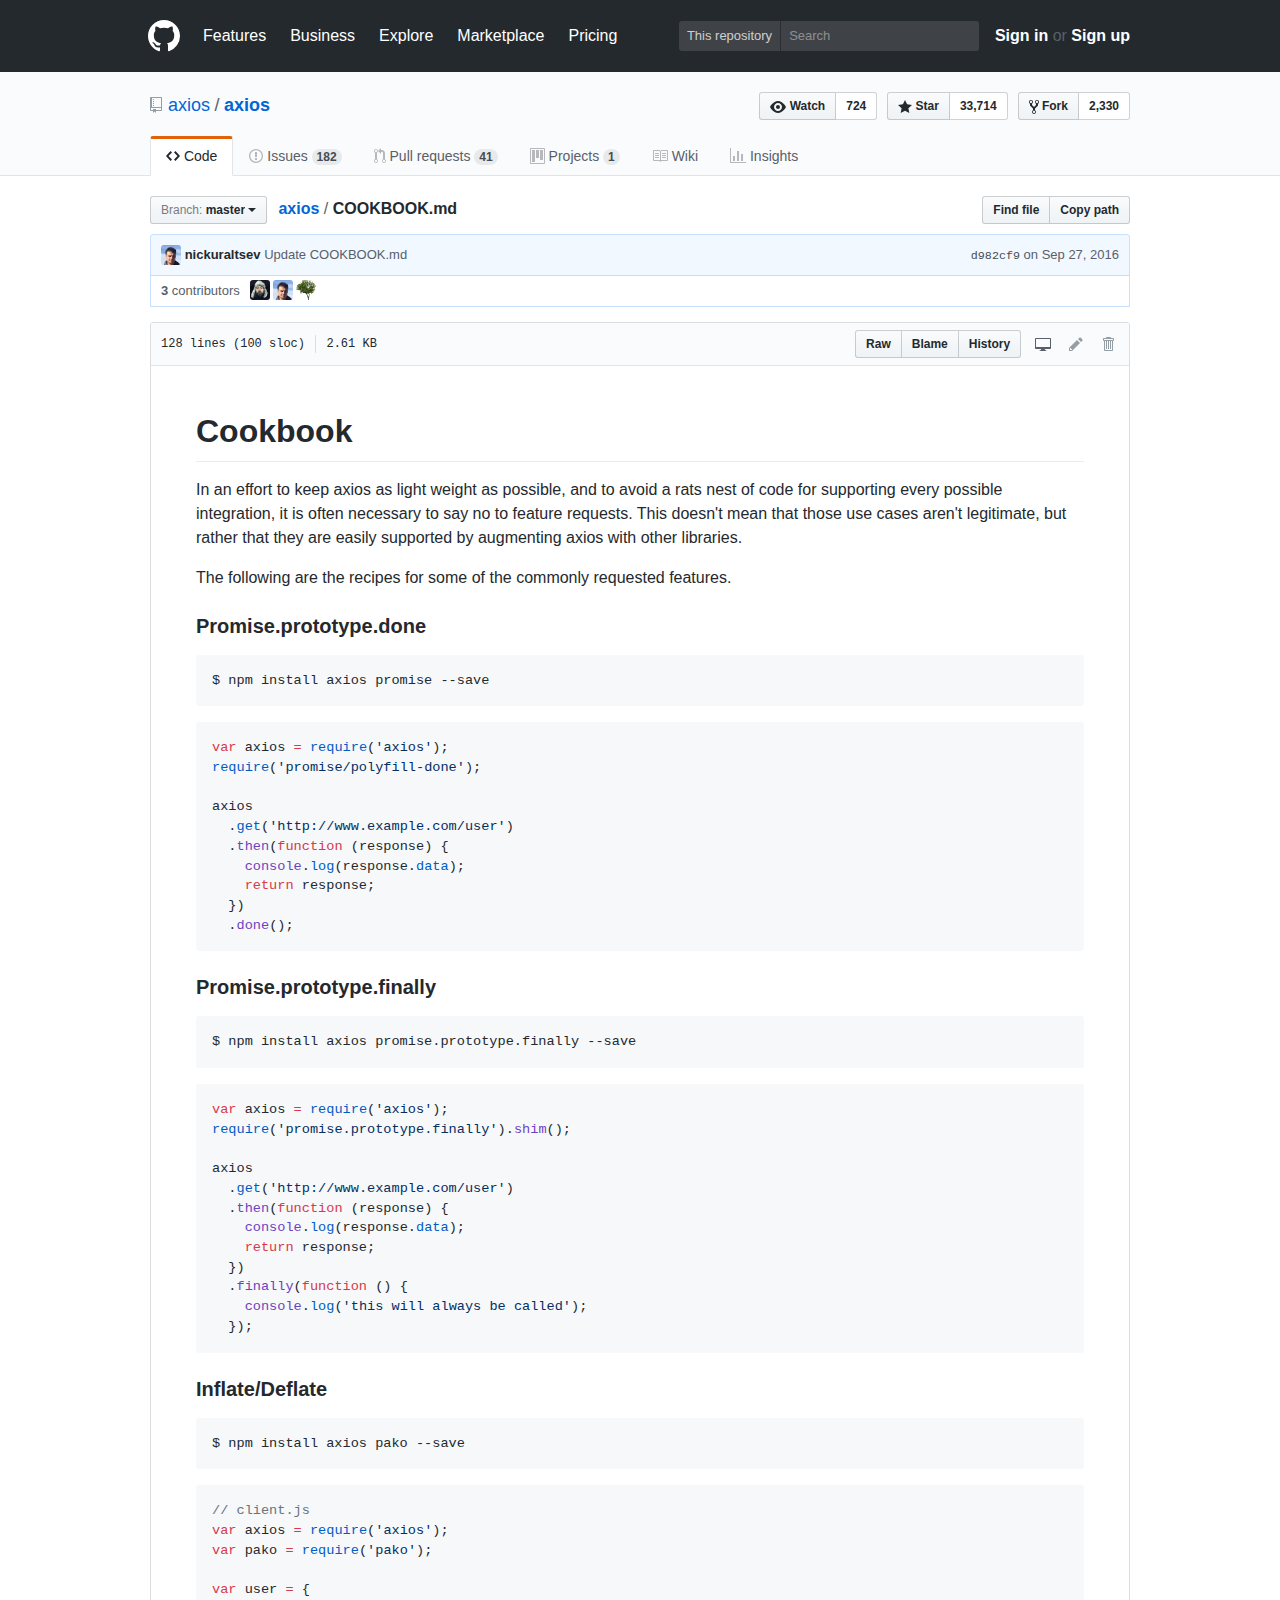
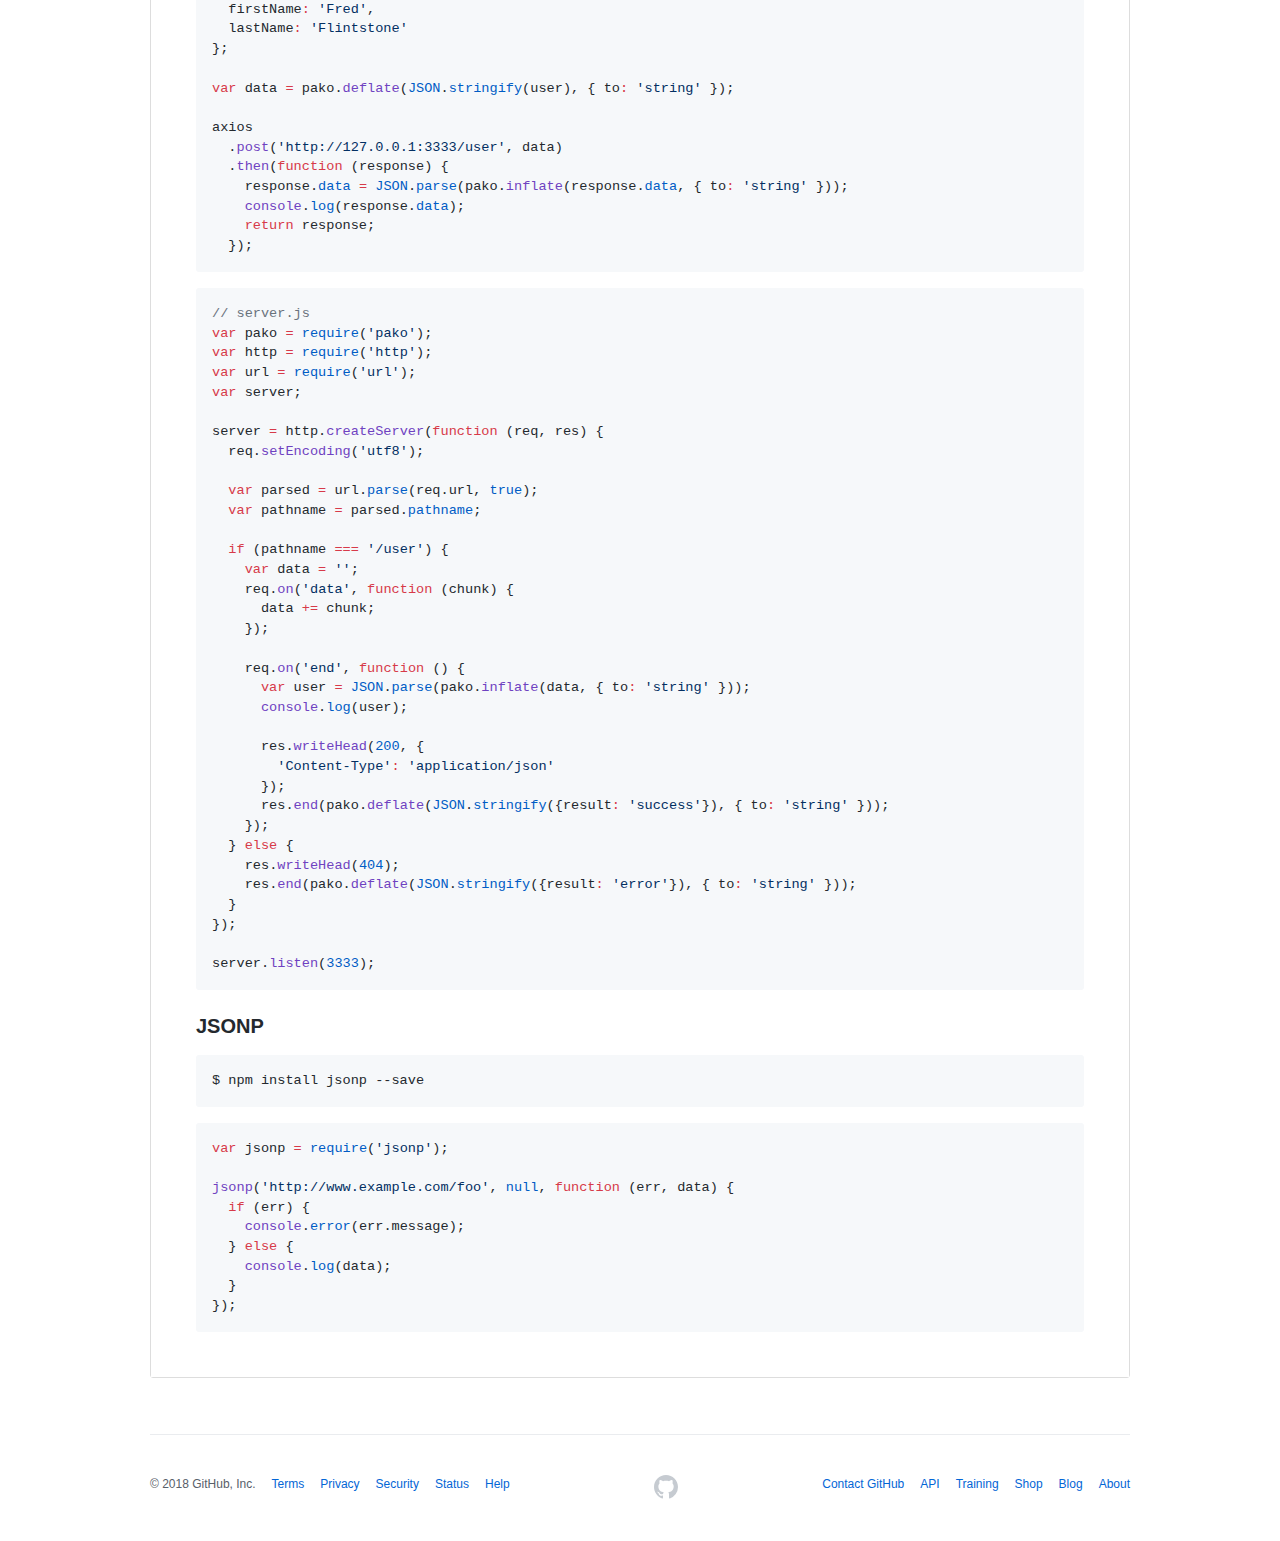
<file: 学习资料/jsonp/axios_COOKBOOK.md at master · axios_axios · GitHub.html>
<!DOCTYPE html>
<!-- saved from url=(0060)https://github.com/axios/axios/blob/master/COOKBOOK.md#jsonp -->
<html lang="en"><head><meta http-equiv="Content-Type" content="text/html; charset=UTF-8">
    
  <link rel="dns-prefetch" href="https://assets-cdn.github.com/">
  <link rel="dns-prefetch" href="https://avatars0.githubusercontent.com/">
  <link rel="dns-prefetch" href="https://avatars1.githubusercontent.com/">
  <link rel="dns-prefetch" href="https://avatars2.githubusercontent.com/">
  <link rel="dns-prefetch" href="https://avatars3.githubusercontent.com/">
  <link rel="dns-prefetch" href="https://github-cloud.s3.amazonaws.com/">
  <link rel="dns-prefetch" href="https://user-images.githubusercontent.com/">



  <link crossorigin="anonymous" href="./axios_COOKBOOK.md at master · axios_axios · GitHub_files/frameworks-700c269c41d75b60698a62d9306dae4a0f840bec4718545615f752400f1fd908.css" integrity="sha256-cAwmnEHXW2BpimLZMG2uSg+EC+xHGFRWFfdSQA8f2Qg=" media="all" rel="stylesheet">
  <link crossorigin="anonymous" href="./axios_COOKBOOK.md at master · axios_axios · GitHub_files/github-6cdfd566d21426082955dcd5dcf85dbaf7c40bea4abd487ae5d5d8193bb7f07f.css" integrity="sha256-bN/VZtIUJggpVdzV3PhduvfEC+pKvUh65dXYGTu38H8=" media="all" rel="stylesheet">
  
  
  <link crossorigin="anonymous" href="./axios_COOKBOOK.md at master · axios_axios · GitHub_files/site-e2f78def14631b7fd769bf918598cd7d437e67a706a2676aa466634d28ffaabd.css" integrity="sha256-4veN7xRjG3/Xab+RhZjNfUN+Z6cGomdqpGZjTSj/qr0=" media="all" rel="stylesheet">
  

  <meta name="viewport" content="width=device-width">
  
  <title>axios/COOKBOOK.md at master · axios/axios · GitHub</title>
  <link rel="search" type="application/opensearchdescription+xml" href="https://github.com/opensearch.xml" title="GitHub">
  <link rel="fluid-icon" href="https://github.com/fluidicon.png" title="GitHub">
  <meta property="fb:app_id" content="1401488693436528">

    
    <meta content="https://avatars1.githubusercontent.com/u/32372333?s=400&amp;v=4" property="og:image"><meta content="GitHub" property="og:site_name"><meta content="object" property="og:type"><meta content="axios/axios" property="og:title"><meta content="https://github.com/axios/axios" property="og:url"><meta content="axios - Promise based HTTP client for the browser and node.js" property="og:description">

  <link rel="assets" href="https://assets-cdn.github.com/">
  
  <meta name="pjax-timeout" content="1000">
  
  <meta name="request-id" content="3555:259AA:1146D2:19A6B8:5A57013D" data-pjax-transient="">
  

  <meta name="selected-link" value="repo_source" data-pjax-transient="">

    <meta name="google-site-verification" content="KT5gs8h0wvaagLKAVWq8bbeNwnZZK1r1XQysX3xurLU">
  <meta name="google-site-verification" content="ZzhVyEFwb7w3e0-uOTltm8Jsck2F5StVihD0exw2fsA">
  <meta name="google-site-verification" content="GXs5KoUUkNCoaAZn7wPN-t01Pywp9M3sEjnt_3_ZWPc">
    <meta name="google-analytics" content="UA-3769691-2">

<meta content="collector.githubapp.com" name="octolytics-host"><meta content="github" name="octolytics-app-id"><meta content="https://collector.githubapp.com/github-external/browser_event" name="octolytics-event-url"><meta content="3555:259AA:1146D2:19A6B8:5A57013D" name="octolytics-dimension-request_id"><meta content="sea" name="octolytics-dimension-region_edge"><meta content="iad" name="octolytics-dimension-region_render">
<meta content="/&lt;user-name&gt;/&lt;repo-name&gt;/blob/show" data-pjax-transient="true" name="analytics-location">




  <meta class="js-ga-set" name="dimension1" content="Logged Out">


  

      <meta name="hostname" content="github.com">
  <meta name="user-login" content="">

      <meta name="expected-hostname" content="github.com">
    <meta name="js-proxy-site-detection-payload" content="[base64]">

    <meta name="enabled-features" content="UNIVERSE_BANNER,FREE_TRIALS">

  <meta name="html-safe-nonce" content="c5a7614d3b61ec614b0c3c8a0a95679ad8276d5f">

  <meta http-equiv="x-pjax-version" content="ccf80b63b687cc48f3a4a47060104f6b">
  

      <link href="https://github.com/axios/axios/commits/master.atom" rel="alternate" title="Recent Commits to axios:master" type="application/atom+xml">

  <meta name="description" content="axios - Promise based HTTP client for the browser and node.js">
  <meta name="go-import" content="github.com/axios/axios git https://github.com/axios/axios.git">

  <meta content="32372333" name="octolytics-dimension-user_id"><meta content="axios" name="octolytics-dimension-user_login"><meta content="23088740" name="octolytics-dimension-repository_id"><meta content="axios/axios" name="octolytics-dimension-repository_nwo"><meta content="true" name="octolytics-dimension-repository_public"><meta content="false" name="octolytics-dimension-repository_is_fork"><meta content="23088740" name="octolytics-dimension-repository_network_root_id"><meta content="axios/axios" name="octolytics-dimension-repository_network_root_nwo"><meta content="false" name="octolytics-dimension-repository_explore_github_marketplace_ci_cta_shown">


    <link rel="canonical" href="https://github.com/axios/axios/blob/master/COOKBOOK.md" data-pjax-transient="">


  <meta name="browser-stats-url" content="https://api.github.com/_private/browser/stats">

  <meta name="browser-errors-url" content="https://api.github.com/_private/browser/errors">

  <link rel="mask-icon" href="https://assets-cdn.github.com/pinned-octocat.svg" color="#000000">
  <link rel="icon" type="image/x-icon" class="js-site-favicon" href="https://assets-cdn.github.com/favicon.ico">

<meta name="theme-color" content="#1e2327">


  <meta name="u2f-support" content="true">

  </head>

  <body class="logged-out env-production page-blob">
    

  <div class="position-relative js-header-wrapper ">
    <a href="https://github.com/axios/axios/blob/master/COOKBOOK.md#start-of-content" tabindex="1" class="px-2 py-4 show-on-focus js-skip-to-content">Skip to content</a>
    <div id="js-pjax-loader-bar" class="pjax-loader-bar"><div class="progress"></div></div>

    
    
    



        <header class="Header header-logged-out  position-relative f4 py-3" role="banner">
  <div class="container-lg d-flex px-3">
    <div class="d-flex flex-justify-between flex-items-center">
      <a class="header-logo-invertocat my-0" href="https://github.com/" aria-label="Homepage" data-ga-click="(Logged out) Header, go to homepage, icon:logo-wordmark">
        <svg aria-hidden="true" class="octicon octicon-mark-github" height="32" version="1.1" viewBox="0 0 16 16" width="32"><path fill-rule="evenodd" d="M8 0C3.58 0 0 3.58 0 8c0 3.54 2.29 6.53 5.47 7.59.4.07.55-.17.55-.38 0-.19-.01-.82-.01-1.49-2.01.37-2.53-.49-2.69-.94-.09-.23-.48-.94-.82-1.13-.28-.15-.68-.52-.01-.53.63-.01 1.08.58 1.23.82.72 1.21 1.87.87 2.33.66.07-.52.28-.87.51-1.07-1.78-.2-3.64-.89-3.64-3.95 0-.87.31-1.59.82-2.15-.08-.2-.36-1.02.08-2.12 0 0 .67-.21 2.2.82.64-.18 1.32-.27 2-.27.68 0 1.36.09 2 .27 1.53-1.04 2.2-.82 2.2-.82.44 1.1.16 1.92.08 2.12.51.56.82 1.27.82 2.15 0 3.07-1.87 3.75-3.65 3.95.29.25.54.73.54 1.48 0 1.07-.01 1.93-.01 2.2 0 .21.15.46.55.38A8.013 8.013 0 0 0 16 8c0-4.42-3.58-8-8-8z"></path></svg>
      </a>

    </div>

    <div class="HeaderMenu HeaderMenu--bright d-flex flex-justify-between flex-auto">
        <nav class="mt-0">
          <ul class="d-flex list-style-none">
              <li class="ml-2">
                <a href="https://github.com/features" class="js-selected-navigation-item HeaderNavlink px-0 py-2 m-0" data-ga-click="Header, click, Nav menu - item:features" data-selected-links="/features /features/project-management /features/code-review /features/project-management /features/integrations /features">
                  Features
</a>              </li>
              <li class="ml-4">
                <a href="https://github.com/business" class="js-selected-navigation-item HeaderNavlink px-0 py-2 m-0" data-ga-click="Header, click, Nav menu - item:business" data-selected-links="/business /business/security /business/customers /business">
                  Business
</a>              </li>

              <li class="ml-4">
                <a href="https://github.com/explore" class="js-selected-navigation-item HeaderNavlink px-0 py-2 m-0" data-ga-click="Header, click, Nav menu - item:explore" data-selected-links="/explore /trending /trending/developers /integrations /integrations/feature/code /integrations/feature/collaborate /integrations/feature/ship showcases showcases_search showcases_landing /explore">
                  Explore
</a>              </li>

              <li class="ml-4">
                    <a href="https://github.com/marketplace" class="js-selected-navigation-item HeaderNavlink px-0 py-2 m-0" data-ga-click="Header, click, Nav menu - item:marketplace" data-selected-links=" /marketplace">
                      Marketplace
</a>              </li>
              <li class="ml-4">
                <a href="https://github.com/pricing" class="js-selected-navigation-item HeaderNavlink px-0 py-2 m-0" data-ga-click="Header, click, Nav menu - item:pricing" data-selected-links="/pricing /pricing/developer /pricing/team /pricing/business-hosted /pricing/business-enterprise /pricing">
                  Pricing
</a>              </li>
          </ul>
        </nav>

      <div class="d-flex">
          <div class="d-lg-flex flex-items-center mr-3">
            <div class="header-search scoped-search site-scoped-search js-site-search" role="search">
  <!-- '"` --><!-- </textarea></xmp> --><form accept-charset="UTF-8" action="https://github.com/axios/axios/search" class="js-site-search-form" data-scoped-search-url="/axios/axios/search" data-unscoped-search-url="/search" method="get"><div style="margin:0;padding:0;display:inline"><input name="utf8" type="hidden" value="✓"></div>
    <label class="form-control header-search-wrapper js-chromeless-input-container">
        <a href="https://github.com/axios/axios/blob/master/COOKBOOK.md" class="header-search-scope no-underline">This repository</a>
      <input type="text" class="form-control header-search-input js-site-search-focus js-site-search-field is-clearable" data-hotkey="s" name="q" value="" placeholder="Search" aria-label="Search this repository" data-unscoped-placeholder="Search GitHub" data-scoped-placeholder="Search" autocapitalize="off">
        <input type="hidden" class="js-site-search-type-field" name="type">
    </label>
</form></div>

          </div>

        <span class="d-inline-block">
            <div class="HeaderNavlink px-0 py-2 m-0">
              <a class="text-bold text-white no-underline" href="https://github.com/login?return_to=%2Faxios%2Faxios%2Fblob%2Fmaster%2FCOOKBOOK.md" data-ga-click="(Logged out) Header, clicked Sign in, text:sign-in">Sign in</a>
                <span class="text-gray">or</span>
                <a class="text-bold text-white no-underline" href="https://github.com/join?source=header-repo" data-ga-click="(Logged out) Header, clicked Sign up, text:sign-up">Sign up</a>
            </div>
        </span>
      </div>
    </div>
  </div>
</header>

  </div>

  <div id="start-of-content" class="show-on-focus"></div>

    <div id="js-flash-container">
</div>



  <div role="main">
        <div itemscope="" itemtype="http://schema.org/SoftwareSourceCode" class="">
    <div id="js-repo-pjax-container" data-pjax-container="">
      




  



  <div class="pagehead repohead instapaper_ignore readability-menu experiment-repo-nav  ">
    <div class="repohead-details-container clearfix container">

      <ul class="pagehead-actions">
  <li>
      <a href="https://github.com/login?return_to=%2Faxios%2Faxios" class="btn btn-sm btn-with-count tooltipped tooltipped-n" aria-label="You must be signed in to watch a repository" rel="nofollow">
    <svg aria-hidden="true" class="octicon octicon-eye" height="16" version="1.1" viewBox="0 0 16 16" width="16"><path fill-rule="evenodd" d="M8.06 2C3 2 0 8 0 8s3 6 8.06 6C13 14 16 8 16 8s-3-6-7.94-6zM8 12c-2.2 0-4-1.78-4-4 0-2.2 1.8-4 4-4 2.22 0 4 1.8 4 4 0 2.22-1.78 4-4 4zm2-4c0 1.11-.89 2-2 2-1.11 0-2-.89-2-2 0-1.11.89-2 2-2 1.11 0 2 .89 2 2z"></path></svg>
    Watch
  </a>
  <a class="social-count" href="https://github.com/axios/axios/watchers" aria-label="724 users are watching this repository">
    724
  </a>

  </li>

  <li>
      <a href="https://github.com/login?return_to=%2Faxios%2Faxios" class="btn btn-sm btn-with-count tooltipped tooltipped-n" aria-label="You must be signed in to star a repository" rel="nofollow">
    <svg aria-hidden="true" class="octicon octicon-star" height="16" version="1.1" viewBox="0 0 14 16" width="14"><path fill-rule="evenodd" d="M14 6l-4.9-.64L7 1 4.9 5.36 0 6l3.6 3.26L2.67 14 7 11.67 11.33 14l-.93-4.74z"></path></svg>
    Star
  </a>

    <a class="social-count js-social-count" href="https://github.com/axios/axios/stargazers" aria-label="33714 users starred this repository">
      33,714
    </a>

  </li>

  <li>
      <a href="https://github.com/login?return_to=%2Faxios%2Faxios" class="btn btn-sm btn-with-count tooltipped tooltipped-n" aria-label="You must be signed in to fork a repository" rel="nofollow">
        <svg aria-hidden="true" class="octicon octicon-repo-forked" height="16" version="1.1" viewBox="0 0 10 16" width="10"><path fill-rule="evenodd" d="M8 1a1.993 1.993 0 0 0-1 3.72V6L5 8 3 6V4.72A1.993 1.993 0 0 0 2 1a1.993 1.993 0 0 0-1 3.72V6.5l3 3v1.78A1.993 1.993 0 0 0 5 15a1.993 1.993 0 0 0 1-3.72V9.5l3-3V4.72A1.993 1.993 0 0 0 8 1zM2 4.2C1.34 4.2.8 3.65.8 3c0-.65.55-1.2 1.2-1.2.65 0 1.2.55 1.2 1.2 0 .65-.55 1.2-1.2 1.2zm3 10c-.66 0-1.2-.55-1.2-1.2 0-.65.55-1.2 1.2-1.2.65 0 1.2.55 1.2 1.2 0 .65-.55 1.2-1.2 1.2zm3-10c-.66 0-1.2-.55-1.2-1.2 0-.65.55-1.2 1.2-1.2.65 0 1.2.55 1.2 1.2 0 .65-.55 1.2-1.2 1.2z"></path></svg>
        Fork
      </a>

    <a href="https://github.com/axios/axios/network" class="social-count" aria-label="2330 users forked this repository">
      2,330
    </a>
  </li>
</ul>

      <h1 class="public ">
  <svg aria-hidden="true" class="octicon octicon-repo" height="16" version="1.1" viewBox="0 0 12 16" width="12"><path fill-rule="evenodd" d="M4 9H3V8h1v1zm0-3H3v1h1V6zm0-2H3v1h1V4zm0-2H3v1h1V2zm8-1v12c0 .55-.45 1-1 1H6v2l-1.5-1.5L3 16v-2H1c-.55 0-1-.45-1-1V1c0-.55.45-1 1-1h10c.55 0 1 .45 1 1zm-1 10H1v2h2v-1h3v1h5v-2zm0-10H2v9h9V1z"></path></svg>
  <span class="author" itemprop="author"><a href="https://github.com/axios" class="url fn" rel="author">axios</a></span><!--
--><span class="path-divider">/</span><!--
--><strong itemprop="name"><a href="https://github.com/axios/axios" data-pjax="#js-repo-pjax-container">axios</a></strong>

</h1>

    </div>
    
<nav class="reponav js-repo-nav js-sidenav-container-pjax container" itemscope="" itemtype="http://schema.org/BreadcrumbList" role="navigation" data-pjax="#js-repo-pjax-container">

  <span itemscope="" itemtype="http://schema.org/ListItem" itemprop="itemListElement">
    <a href="https://github.com/axios/axios" class="js-selected-navigation-item selected reponav-item" data-hotkey="g c" data-selected-links="repo_source repo_downloads repo_commits repo_releases repo_tags repo_branches repo_packages /axios/axios" itemprop="url">
      <svg aria-hidden="true" class="octicon octicon-code" height="16" version="1.1" viewBox="0 0 14 16" width="14"><path fill-rule="evenodd" d="M9.5 3L8 4.5 11.5 8 8 11.5 9.5 13 14 8 9.5 3zm-5 0L0 8l4.5 5L6 11.5 2.5 8 6 4.5 4.5 3z"></path></svg>
      <span itemprop="name">Code</span>
      <meta itemprop="position" content="1">
</a>  </span>

    <span itemscope="" itemtype="http://schema.org/ListItem" itemprop="itemListElement">
      <a href="https://github.com/axios/axios/issues" class="js-selected-navigation-item reponav-item" data-hotkey="g i" data-selected-links="repo_issues repo_labels repo_milestones /axios/axios/issues" itemprop="url">
        <svg aria-hidden="true" class="octicon octicon-issue-opened" height="16" version="1.1" viewBox="0 0 14 16" width="14"><path fill-rule="evenodd" d="M7 2.3c3.14 0 5.7 2.56 5.7 5.7s-2.56 5.7-5.7 5.7A5.71 5.71 0 0 1 1.3 8c0-3.14 2.56-5.7 5.7-5.7zM7 1C3.14 1 0 4.14 0 8s3.14 7 7 7 7-3.14 7-7-3.14-7-7-7zm1 3H6v5h2V4zm0 6H6v2h2v-2z"></path></svg>
        <span itemprop="name">Issues</span>
        <span class="Counter">182</span>
        <meta itemprop="position" content="2">
</a>    </span>

  <span itemscope="" itemtype="http://schema.org/ListItem" itemprop="itemListElement">
    <a href="https://github.com/axios/axios/pulls" class="js-selected-navigation-item reponav-item" data-hotkey="g p" data-selected-links="repo_pulls /axios/axios/pulls" itemprop="url">
      <svg aria-hidden="true" class="octicon octicon-git-pull-request" height="16" version="1.1" viewBox="0 0 12 16" width="12"><path fill-rule="evenodd" d="M11 11.28V5c-.03-.78-.34-1.47-.94-2.06C9.46 2.35 8.78 2.03 8 2H7V0L4 3l3 3V4h1c.27.02.48.11.69.31.21.2.3.42.31.69v6.28A1.993 1.993 0 0 0 10 15a1.993 1.993 0 0 0 1-3.72zm-1 2.92c-.66 0-1.2-.55-1.2-1.2 0-.65.55-1.2 1.2-1.2.65 0 1.2.55 1.2 1.2 0 .65-.55 1.2-1.2 1.2zM4 3c0-1.11-.89-2-2-2a1.993 1.993 0 0 0-1 3.72v6.56A1.993 1.993 0 0 0 2 15a1.993 1.993 0 0 0 1-3.72V4.72c.59-.34 1-.98 1-1.72zm-.8 10c0 .66-.55 1.2-1.2 1.2-.65 0-1.2-.55-1.2-1.2 0-.65.55-1.2 1.2-1.2.65 0 1.2.55 1.2 1.2zM2 4.2C1.34 4.2.8 3.65.8 3c0-.65.55-1.2 1.2-1.2.65 0 1.2.55 1.2 1.2 0 .65-.55 1.2-1.2 1.2z"></path></svg>
      <span itemprop="name">Pull requests</span>
      <span class="Counter">41</span>
      <meta itemprop="position" content="3">
</a>  </span>

    <a href="https://github.com/axios/axios/projects" class="js-selected-navigation-item reponav-item" data-hotkey="g b" data-selected-links="repo_projects new_repo_project repo_project /axios/axios/projects">
      <svg aria-hidden="true" class="octicon octicon-project" height="16" version="1.1" viewBox="0 0 15 16" width="15"><path fill-rule="evenodd" d="M10 12h3V2h-3v10zm-4-2h3V2H6v8zm-4 4h3V2H2v12zm-1 1h13V1H1v14zM14 0H1a1 1 0 0 0-1 1v14a1 1 0 0 0 1 1h13a1 1 0 0 0 1-1V1a1 1 0 0 0-1-1z"></path></svg>
      Projects
      <span class="Counter">1</span>
</a>
    <a href="https://github.com/axios/axios/wiki" class="js-selected-navigation-item reponav-item" data-hotkey="g w" data-selected-links="repo_wiki /axios/axios/wiki">
      <svg aria-hidden="true" class="octicon octicon-book" height="16" version="1.1" viewBox="0 0 16 16" width="16"><path fill-rule="evenodd" d="M3 5h4v1H3V5zm0 3h4V7H3v1zm0 2h4V9H3v1zm11-5h-4v1h4V5zm0 2h-4v1h4V7zm0 2h-4v1h4V9zm2-6v9c0 .55-.45 1-1 1H9.5l-1 1-1-1H2c-.55 0-1-.45-1-1V3c0-.55.45-1 1-1h5.5l1 1 1-1H15c.55 0 1 .45 1 1zm-8 .5L7.5 3H2v9h6V3.5zm7-.5H9.5l-.5.5V12h6V3z"></path></svg>
      Wiki
</a>

  <a href="https://github.com/axios/axios/pulse" class="js-selected-navigation-item reponav-item" data-selected-links="repo_graphs repo_contributors dependency_graph pulse /axios/axios/pulse">
    <svg aria-hidden="true" class="octicon octicon-graph" height="16" version="1.1" viewBox="0 0 16 16" width="16"><path fill-rule="evenodd" d="M16 14v1H0V0h1v14h15zM5 13H3V8h2v5zm4 0H7V3h2v10zm4 0h-2V6h2v7z"></path></svg>
    Insights
</a>

</nav>


  </div>

<div class="container new-discussion-timeline experiment-repo-nav ">
  <div class="repository-content ">

    
  <a href="https://github.com/axios/axios/blob/138108ee56bd689305ae505a66b48d5e9c8aa494/COOKBOOK.md" class="d-none js-permalink-shortcut" data-hotkey="y">Permalink</a>

  <!-- blob contrib key: blob_contributors:v21:963b9a14caecc4a5e3983f542576d779 -->

  <div class="file-navigation js-zeroclipboard-container">
    
<div class="select-menu branch-select-menu js-menu-container js-select-menu float-left">
  <button class=" btn btn-sm select-menu-button js-menu-target css-truncate" data-hotkey="w" type="button" aria-label="Switch branches or tags" aria-expanded="false" aria-haspopup="true">
      <i>Branch:</i>
      <span class="js-select-button css-truncate-target">master</span>
  </button>

  <div class="select-menu-modal-holder js-menu-content js-navigation-container" data-pjax="">

    <div class="select-menu-modal">
      <div class="select-menu-header">
        <svg aria-label="Close" class="octicon octicon-x js-menu-close" height="16" role="img" version="1.1" viewBox="0 0 12 16" width="12"><path fill-rule="evenodd" d="M7.48 8l3.75 3.75-1.48 1.48L6 9.48l-3.75 3.75-1.48-1.48L4.52 8 .77 4.25l1.48-1.48L6 6.52l3.75-3.75 1.48 1.48z"></path></svg>
        <span class="select-menu-title">Switch branches/tags</span>
      </div>

      <div class="select-menu-filters">
        <div class="select-menu-text-filter">
          <input type="text" aria-label="Filter branches/tags" id="context-commitish-filter-field" class="form-control js-filterable-field js-navigation-enable" placeholder="Filter branches/tags">
        </div>
        <div class="select-menu-tabs">
          <ul>
            <li class="select-menu-tab">
              <a href="https://github.com/axios/axios/blob/master/COOKBOOK.md#" data-tab-filter="branches" data-filter-placeholder="Filter branches/tags" class="js-select-menu-tab" role="tab">Branches</a>
            </li>
            <li class="select-menu-tab">
              <a href="https://github.com/axios/axios/blob/master/COOKBOOK.md#" data-tab-filter="tags" data-filter-placeholder="Find a tag…" class="js-select-menu-tab" role="tab">Tags</a>
            </li>
          </ul>
        </div>
      </div>

      <div class="select-menu-list select-menu-tab-bucket js-select-menu-tab-bucket" data-tab-filter="branches" role="menu">

        <div data-filterable-for="context-commitish-filter-field" data-filterable-type="substring">


            <a class="select-menu-item js-navigation-item js-navigation-open " href="https://github.com/axios/axios/blob/0.6.0/COOKBOOK.md" data-name="0.6.0" data-skip-pjax="true" rel="nofollow">
              <svg aria-hidden="true" class="octicon octicon-check select-menu-item-icon" height="16" version="1.1" viewBox="0 0 12 16" width="12"><path fill-rule="evenodd" d="M12 5l-8 8-4-4 1.5-1.5L4 10l6.5-6.5z"></path></svg>
              <span class="select-menu-item-text css-truncate-target js-select-menu-filter-text">
                0.6.0
              </span>
            </a>
            <a class="select-menu-item js-navigation-item js-navigation-open " href="https://github.com/axios/axios/blob/buildUrl/COOKBOOK.md" data-name="buildUrl" data-skip-pjax="true" rel="nofollow">
              <svg aria-hidden="true" class="octicon octicon-check select-menu-item-icon" height="16" version="1.1" viewBox="0 0 12 16" width="12"><path fill-rule="evenodd" d="M12 5l-8 8-4-4 1.5-1.5L4 10l6.5-6.5z"></path></svg>
              <span class="select-menu-item-text css-truncate-target js-select-menu-filter-text">
                buildUrl
              </span>
            </a>
            <a class="select-menu-item js-navigation-item js-navigation-open " href="https://github.com/axios/axios/blob/feature/pass-agents-to-follow-redirects/COOKBOOK.md" data-name="feature/pass-agents-to-follow-redirects" data-skip-pjax="true" rel="nofollow">
              <svg aria-hidden="true" class="octicon octicon-check select-menu-item-icon" height="16" version="1.1" viewBox="0 0 12 16" width="12"><path fill-rule="evenodd" d="M12 5l-8 8-4-4 1.5-1.5L4 10l6.5-6.5z"></path></svg>
              <span class="select-menu-item-text css-truncate-target js-select-menu-filter-text">
                feature/pass-agents-to-follow-redirects
              </span>
            </a>
            <a class="select-menu-item js-navigation-item js-navigation-open selected" href="https://github.com/axios/axios/blob/master/COOKBOOK.md" data-name="master" data-skip-pjax="true" rel="nofollow">
              <svg aria-hidden="true" class="octicon octicon-check select-menu-item-icon" height="16" version="1.1" viewBox="0 0 12 16" width="12"><path fill-rule="evenodd" d="M12 5l-8 8-4-4 1.5-1.5L4 10l6.5-6.5z"></path></svg>
              <span class="select-menu-item-text css-truncate-target js-select-menu-filter-text">
                master
              </span>
            </a>
            <a class="select-menu-item js-navigation-item js-navigation-open " href="https://github.com/axios/axios/blob/umd/COOKBOOK.md" data-name="umd" data-skip-pjax="true" rel="nofollow">
              <svg aria-hidden="true" class="octicon octicon-check select-menu-item-icon" height="16" version="1.1" viewBox="0 0 12 16" width="12"><path fill-rule="evenodd" d="M12 5l-8 8-4-4 1.5-1.5L4 10l6.5-6.5z"></path></svg>
              <span class="select-menu-item-text css-truncate-target js-select-menu-filter-text">
                umd
              </span>
            </a>
        </div>

          <div class="select-menu-no-results">Nothing to show</div>
      </div>

      <div class="select-menu-list select-menu-tab-bucket js-select-menu-tab-bucket" data-tab-filter="tags">
        <div data-filterable-for="context-commitish-filter-field" data-filterable-type="substring">


            <a class="select-menu-item js-navigation-item js-navigation-open " href="https://github.com/axios/axios/tree/v0.17.1/COOKBOOK.md" data-name="v0.17.1" data-skip-pjax="true" rel="nofollow">
              <svg aria-hidden="true" class="octicon octicon-check select-menu-item-icon" height="16" version="1.1" viewBox="0 0 12 16" width="12"><path fill-rule="evenodd" d="M12 5l-8 8-4-4 1.5-1.5L4 10l6.5-6.5z"></path></svg>
              <span class="select-menu-item-text css-truncate-target" title="v0.17.1">
                v0.17.1
              </span>
            </a>
            <a class="select-menu-item js-navigation-item js-navigation-open " href="https://github.com/axios/axios/tree/v0.17.0/COOKBOOK.md" data-name="v0.17.0" data-skip-pjax="true" rel="nofollow">
              <svg aria-hidden="true" class="octicon octicon-check select-menu-item-icon" height="16" version="1.1" viewBox="0 0 12 16" width="12"><path fill-rule="evenodd" d="M12 5l-8 8-4-4 1.5-1.5L4 10l6.5-6.5z"></path></svg>
              <span class="select-menu-item-text css-truncate-target" title="v0.17.0">
                v0.17.0
              </span>
            </a>
            <a class="select-menu-item js-navigation-item js-navigation-open " href="https://github.com/axios/axios/tree/v0.16.2/COOKBOOK.md" data-name="v0.16.2" data-skip-pjax="true" rel="nofollow">
              <svg aria-hidden="true" class="octicon octicon-check select-menu-item-icon" height="16" version="1.1" viewBox="0 0 12 16" width="12"><path fill-rule="evenodd" d="M12 5l-8 8-4-4 1.5-1.5L4 10l6.5-6.5z"></path></svg>
              <span class="select-menu-item-text css-truncate-target" title="v0.16.2">
                v0.16.2
              </span>
            </a>
            <a class="select-menu-item js-navigation-item js-navigation-open " href="https://github.com/axios/axios/tree/v0.16.1/COOKBOOK.md" data-name="v0.16.1" data-skip-pjax="true" rel="nofollow">
              <svg aria-hidden="true" class="octicon octicon-check select-menu-item-icon" height="16" version="1.1" viewBox="0 0 12 16" width="12"><path fill-rule="evenodd" d="M12 5l-8 8-4-4 1.5-1.5L4 10l6.5-6.5z"></path></svg>
              <span class="select-menu-item-text css-truncate-target" title="v0.16.1">
                v0.16.1
              </span>
            </a>
            <a class="select-menu-item js-navigation-item js-navigation-open " href="https://github.com/axios/axios/tree/v0.16.0/COOKBOOK.md" data-name="v0.16.0" data-skip-pjax="true" rel="nofollow">
              <svg aria-hidden="true" class="octicon octicon-check select-menu-item-icon" height="16" version="1.1" viewBox="0 0 12 16" width="12"><path fill-rule="evenodd" d="M12 5l-8 8-4-4 1.5-1.5L4 10l6.5-6.5z"></path></svg>
              <span class="select-menu-item-text css-truncate-target" title="v0.16.0">
                v0.16.0
              </span>
            </a>
            <a class="select-menu-item js-navigation-item js-navigation-open " href="https://github.com/axios/axios/tree/v0.15.3/COOKBOOK.md" data-name="v0.15.3" data-skip-pjax="true" rel="nofollow">
              <svg aria-hidden="true" class="octicon octicon-check select-menu-item-icon" height="16" version="1.1" viewBox="0 0 12 16" width="12"><path fill-rule="evenodd" d="M12 5l-8 8-4-4 1.5-1.5L4 10l6.5-6.5z"></path></svg>
              <span class="select-menu-item-text css-truncate-target" title="v0.15.3">
                v0.15.3
              </span>
            </a>
            <a class="select-menu-item js-navigation-item js-navigation-open " href="https://github.com/axios/axios/tree/v0.15.2/COOKBOOK.md" data-name="v0.15.2" data-skip-pjax="true" rel="nofollow">
              <svg aria-hidden="true" class="octicon octicon-check select-menu-item-icon" height="16" version="1.1" viewBox="0 0 12 16" width="12"><path fill-rule="evenodd" d="M12 5l-8 8-4-4 1.5-1.5L4 10l6.5-6.5z"></path></svg>
              <span class="select-menu-item-text css-truncate-target" title="v0.15.2">
                v0.15.2
              </span>
            </a>
            <a class="select-menu-item js-navigation-item js-navigation-open " href="https://github.com/axios/axios/tree/v0.15.1/COOKBOOK.md" data-name="v0.15.1" data-skip-pjax="true" rel="nofollow">
              <svg aria-hidden="true" class="octicon octicon-check select-menu-item-icon" height="16" version="1.1" viewBox="0 0 12 16" width="12"><path fill-rule="evenodd" d="M12 5l-8 8-4-4 1.5-1.5L4 10l6.5-6.5z"></path></svg>
              <span class="select-menu-item-text css-truncate-target" title="v0.15.1">
                v0.15.1
              </span>
            </a>
            <a class="select-menu-item js-navigation-item js-navigation-open " href="https://github.com/axios/axios/tree/v0.15.0/COOKBOOK.md" data-name="v0.15.0" data-skip-pjax="true" rel="nofollow">
              <svg aria-hidden="true" class="octicon octicon-check select-menu-item-icon" height="16" version="1.1" viewBox="0 0 12 16" width="12"><path fill-rule="evenodd" d="M12 5l-8 8-4-4 1.5-1.5L4 10l6.5-6.5z"></path></svg>
              <span class="select-menu-item-text css-truncate-target" title="v0.15.0">
                v0.15.0
              </span>
            </a>
            <a class="select-menu-item js-navigation-item js-navigation-open " href="https://github.com/axios/axios/tree/v0.14.0/COOKBOOK.md" data-name="v0.14.0" data-skip-pjax="true" rel="nofollow">
              <svg aria-hidden="true" class="octicon octicon-check select-menu-item-icon" height="16" version="1.1" viewBox="0 0 12 16" width="12"><path fill-rule="evenodd" d="M12 5l-8 8-4-4 1.5-1.5L4 10l6.5-6.5z"></path></svg>
              <span class="select-menu-item-text css-truncate-target" title="v0.14.0">
                v0.14.0
              </span>
            </a>
            <a class="select-menu-item js-navigation-item js-navigation-open " href="https://github.com/axios/axios/tree/v0.13.1/COOKBOOK.md" data-name="v0.13.1" data-skip-pjax="true" rel="nofollow">
              <svg aria-hidden="true" class="octicon octicon-check select-menu-item-icon" height="16" version="1.1" viewBox="0 0 12 16" width="12"><path fill-rule="evenodd" d="M12 5l-8 8-4-4 1.5-1.5L4 10l6.5-6.5z"></path></svg>
              <span class="select-menu-item-text css-truncate-target" title="v0.13.1">
                v0.13.1
              </span>
            </a>
            <a class="select-menu-item js-navigation-item js-navigation-open " href="https://github.com/axios/axios/tree/v0.13.0/COOKBOOK.md" data-name="v0.13.0" data-skip-pjax="true" rel="nofollow">
              <svg aria-hidden="true" class="octicon octicon-check select-menu-item-icon" height="16" version="1.1" viewBox="0 0 12 16" width="12"><path fill-rule="evenodd" d="M12 5l-8 8-4-4 1.5-1.5L4 10l6.5-6.5z"></path></svg>
              <span class="select-menu-item-text css-truncate-target" title="v0.13.0">
                v0.13.0
              </span>
            </a>
            <a class="select-menu-item js-navigation-item js-navigation-open " href="https://github.com/axios/axios/tree/v0.12.0/COOKBOOK.md" data-name="v0.12.0" data-skip-pjax="true" rel="nofollow">
              <svg aria-hidden="true" class="octicon octicon-check select-menu-item-icon" height="16" version="1.1" viewBox="0 0 12 16" width="12"><path fill-rule="evenodd" d="M12 5l-8 8-4-4 1.5-1.5L4 10l6.5-6.5z"></path></svg>
              <span class="select-menu-item-text css-truncate-target" title="v0.12.0">
                v0.12.0
              </span>
            </a>
            <a class="select-menu-item js-navigation-item js-navigation-open " href="https://github.com/axios/axios/tree/v0.11.1/COOKBOOK.md" data-name="v0.11.1" data-skip-pjax="true" rel="nofollow">
              <svg aria-hidden="true" class="octicon octicon-check select-menu-item-icon" height="16" version="1.1" viewBox="0 0 12 16" width="12"><path fill-rule="evenodd" d="M12 5l-8 8-4-4 1.5-1.5L4 10l6.5-6.5z"></path></svg>
              <span class="select-menu-item-text css-truncate-target" title="v0.11.1">
                v0.11.1
              </span>
            </a>
            <a class="select-menu-item js-navigation-item js-navigation-open " href="https://github.com/axios/axios/tree/v0.11.0/COOKBOOK.md" data-name="v0.11.0" data-skip-pjax="true" rel="nofollow">
              <svg aria-hidden="true" class="octicon octicon-check select-menu-item-icon" height="16" version="1.1" viewBox="0 0 12 16" width="12"><path fill-rule="evenodd" d="M12 5l-8 8-4-4 1.5-1.5L4 10l6.5-6.5z"></path></svg>
              <span class="select-menu-item-text css-truncate-target" title="v0.11.0">
                v0.11.0
              </span>
            </a>
            <a class="select-menu-item js-navigation-item js-navigation-open " href="https://github.com/axios/axios/tree/v0.10.0/COOKBOOK.md" data-name="v0.10.0" data-skip-pjax="true" rel="nofollow">
              <svg aria-hidden="true" class="octicon octicon-check select-menu-item-icon" height="16" version="1.1" viewBox="0 0 12 16" width="12"><path fill-rule="evenodd" d="M12 5l-8 8-4-4 1.5-1.5L4 10l6.5-6.5z"></path></svg>
              <span class="select-menu-item-text css-truncate-target" title="v0.10.0">
                v0.10.0
              </span>
            </a>
            <a class="select-menu-item js-navigation-item js-navigation-open " href="https://github.com/axios/axios/tree/v0.9.1/COOKBOOK.md" data-name="v0.9.1" data-skip-pjax="true" rel="nofollow">
              <svg aria-hidden="true" class="octicon octicon-check select-menu-item-icon" height="16" version="1.1" viewBox="0 0 12 16" width="12"><path fill-rule="evenodd" d="M12 5l-8 8-4-4 1.5-1.5L4 10l6.5-6.5z"></path></svg>
              <span class="select-menu-item-text css-truncate-target" title="v0.9.1">
                v0.9.1
              </span>
            </a>
            <a class="select-menu-item js-navigation-item js-navigation-open " href="https://github.com/axios/axios/tree/v0.9.0/COOKBOOK.md" data-name="v0.9.0" data-skip-pjax="true" rel="nofollow">
              <svg aria-hidden="true" class="octicon octicon-check select-menu-item-icon" height="16" version="1.1" viewBox="0 0 12 16" width="12"><path fill-rule="evenodd" d="M12 5l-8 8-4-4 1.5-1.5L4 10l6.5-6.5z"></path></svg>
              <span class="select-menu-item-text css-truncate-target" title="v0.9.0">
                v0.9.0
              </span>
            </a>
            <a class="select-menu-item js-navigation-item js-navigation-open " href="https://github.com/axios/axios/tree/v0.8.1/COOKBOOK.md" data-name="v0.8.1" data-skip-pjax="true" rel="nofollow">
              <svg aria-hidden="true" class="octicon octicon-check select-menu-item-icon" height="16" version="1.1" viewBox="0 0 12 16" width="12"><path fill-rule="evenodd" d="M12 5l-8 8-4-4 1.5-1.5L4 10l6.5-6.5z"></path></svg>
              <span class="select-menu-item-text css-truncate-target" title="v0.8.1">
                v0.8.1
              </span>
            </a>
            <a class="select-menu-item js-navigation-item js-navigation-open " href="https://github.com/axios/axios/tree/v0.8.0/COOKBOOK.md" data-name="v0.8.0" data-skip-pjax="true" rel="nofollow">
              <svg aria-hidden="true" class="octicon octicon-check select-menu-item-icon" height="16" version="1.1" viewBox="0 0 12 16" width="12"><path fill-rule="evenodd" d="M12 5l-8 8-4-4 1.5-1.5L4 10l6.5-6.5z"></path></svg>
              <span class="select-menu-item-text css-truncate-target" title="v0.8.0">
                v0.8.0
              </span>
            </a>
            <a class="select-menu-item js-navigation-item js-navigation-open " href="https://github.com/axios/axios/tree/v0.7.0/COOKBOOK.md" data-name="v0.7.0" data-skip-pjax="true" rel="nofollow">
              <svg aria-hidden="true" class="octicon octicon-check select-menu-item-icon" height="16" version="1.1" viewBox="0 0 12 16" width="12"><path fill-rule="evenodd" d="M12 5l-8 8-4-4 1.5-1.5L4 10l6.5-6.5z"></path></svg>
              <span class="select-menu-item-text css-truncate-target" title="v0.7.0">
                v0.7.0
              </span>
            </a>
            <a class="select-menu-item js-navigation-item js-navigation-open " href="https://github.com/axios/axios/tree/v0.6.0/COOKBOOK.md" data-name="v0.6.0" data-skip-pjax="true" rel="nofollow">
              <svg aria-hidden="true" class="octicon octicon-check select-menu-item-icon" height="16" version="1.1" viewBox="0 0 12 16" width="12"><path fill-rule="evenodd" d="M12 5l-8 8-4-4 1.5-1.5L4 10l6.5-6.5z"></path></svg>
              <span class="select-menu-item-text css-truncate-target" title="v0.6.0">
                v0.6.0
              </span>
            </a>
            <a class="select-menu-item js-navigation-item js-navigation-open " href="https://github.com/axios/axios/tree/v0.5.4/COOKBOOK.md" data-name="v0.5.4" data-skip-pjax="true" rel="nofollow">
              <svg aria-hidden="true" class="octicon octicon-check select-menu-item-icon" height="16" version="1.1" viewBox="0 0 12 16" width="12"><path fill-rule="evenodd" d="M12 5l-8 8-4-4 1.5-1.5L4 10l6.5-6.5z"></path></svg>
              <span class="select-menu-item-text css-truncate-target" title="v0.5.4">
                v0.5.4
              </span>
            </a>
            <a class="select-menu-item js-navigation-item js-navigation-open " href="https://github.com/axios/axios/tree/v0.5.3/COOKBOOK.md" data-name="v0.5.3" data-skip-pjax="true" rel="nofollow">
              <svg aria-hidden="true" class="octicon octicon-check select-menu-item-icon" height="16" version="1.1" viewBox="0 0 12 16" width="12"><path fill-rule="evenodd" d="M12 5l-8 8-4-4 1.5-1.5L4 10l6.5-6.5z"></path></svg>
              <span class="select-menu-item-text css-truncate-target" title="v0.5.3">
                v0.5.3
              </span>
            </a>
            <a class="select-menu-item js-navigation-item js-navigation-open " href="https://github.com/axios/axios/tree/v0.5.2/COOKBOOK.md" data-name="v0.5.2" data-skip-pjax="true" rel="nofollow">
              <svg aria-hidden="true" class="octicon octicon-check select-menu-item-icon" height="16" version="1.1" viewBox="0 0 12 16" width="12"><path fill-rule="evenodd" d="M12 5l-8 8-4-4 1.5-1.5L4 10l6.5-6.5z"></path></svg>
              <span class="select-menu-item-text css-truncate-target" title="v0.5.2">
                v0.5.2
              </span>
            </a>
            <a class="select-menu-item js-navigation-item js-navigation-open " href="https://github.com/axios/axios/tree/v0.5.1/COOKBOOK.md" data-name="v0.5.1" data-skip-pjax="true" rel="nofollow">
              <svg aria-hidden="true" class="octicon octicon-check select-menu-item-icon" height="16" version="1.1" viewBox="0 0 12 16" width="12"><path fill-rule="evenodd" d="M12 5l-8 8-4-4 1.5-1.5L4 10l6.5-6.5z"></path></svg>
              <span class="select-menu-item-text css-truncate-target" title="v0.5.1">
                v0.5.1
              </span>
            </a>
            <a class="select-menu-item js-navigation-item js-navigation-open " href="https://github.com/axios/axios/tree/v0.5.0/COOKBOOK.md" data-name="v0.5.0" data-skip-pjax="true" rel="nofollow">
              <svg aria-hidden="true" class="octicon octicon-check select-menu-item-icon" height="16" version="1.1" viewBox="0 0 12 16" width="12"><path fill-rule="evenodd" d="M12 5l-8 8-4-4 1.5-1.5L4 10l6.5-6.5z"></path></svg>
              <span class="select-menu-item-text css-truncate-target" title="v0.5.0">
                v0.5.0
              </span>
            </a>
            <a class="select-menu-item js-navigation-item js-navigation-open " href="https://github.com/axios/axios/tree/v0.4.2/COOKBOOK.md" data-name="v0.4.2" data-skip-pjax="true" rel="nofollow">
              <svg aria-hidden="true" class="octicon octicon-check select-menu-item-icon" height="16" version="1.1" viewBox="0 0 12 16" width="12"><path fill-rule="evenodd" d="M12 5l-8 8-4-4 1.5-1.5L4 10l6.5-6.5z"></path></svg>
              <span class="select-menu-item-text css-truncate-target" title="v0.4.2">
                v0.4.2
              </span>
            </a>
            <a class="select-menu-item js-navigation-item js-navigation-open " href="https://github.com/axios/axios/tree/v0.4.1/COOKBOOK.md" data-name="v0.4.1" data-skip-pjax="true" rel="nofollow">
              <svg aria-hidden="true" class="octicon octicon-check select-menu-item-icon" height="16" version="1.1" viewBox="0 0 12 16" width="12"><path fill-rule="evenodd" d="M12 5l-8 8-4-4 1.5-1.5L4 10l6.5-6.5z"></path></svg>
              <span class="select-menu-item-text css-truncate-target" title="v0.4.1">
                v0.4.1
              </span>
            </a>
            <a class="select-menu-item js-navigation-item js-navigation-open " href="https://github.com/axios/axios/tree/v0.4.0/COOKBOOK.md" data-name="v0.4.0" data-skip-pjax="true" rel="nofollow">
              <svg aria-hidden="true" class="octicon octicon-check select-menu-item-icon" height="16" version="1.1" viewBox="0 0 12 16" width="12"><path fill-rule="evenodd" d="M12 5l-8 8-4-4 1.5-1.5L4 10l6.5-6.5z"></path></svg>
              <span class="select-menu-item-text css-truncate-target" title="v0.4.0">
                v0.4.0
              </span>
            </a>
            <a class="select-menu-item js-navigation-item js-navigation-open " href="https://github.com/axios/axios/tree/v0.3.1/COOKBOOK.md" data-name="v0.3.1" data-skip-pjax="true" rel="nofollow">
              <svg aria-hidden="true" class="octicon octicon-check select-menu-item-icon" height="16" version="1.1" viewBox="0 0 12 16" width="12"><path fill-rule="evenodd" d="M12 5l-8 8-4-4 1.5-1.5L4 10l6.5-6.5z"></path></svg>
              <span class="select-menu-item-text css-truncate-target" title="v0.3.1">
                v0.3.1
              </span>
            </a>
            <a class="select-menu-item js-navigation-item js-navigation-open " href="https://github.com/axios/axios/tree/v0.3.0/COOKBOOK.md" data-name="v0.3.0" data-skip-pjax="true" rel="nofollow">
              <svg aria-hidden="true" class="octicon octicon-check select-menu-item-icon" height="16" version="1.1" viewBox="0 0 12 16" width="12"><path fill-rule="evenodd" d="M12 5l-8 8-4-4 1.5-1.5L4 10l6.5-6.5z"></path></svg>
              <span class="select-menu-item-text css-truncate-target" title="v0.3.0">
                v0.3.0
              </span>
            </a>
            <a class="select-menu-item js-navigation-item js-navigation-open " href="https://github.com/axios/axios/tree/v0.2.2/COOKBOOK.md" data-name="v0.2.2" data-skip-pjax="true" rel="nofollow">
              <svg aria-hidden="true" class="octicon octicon-check select-menu-item-icon" height="16" version="1.1" viewBox="0 0 12 16" width="12"><path fill-rule="evenodd" d="M12 5l-8 8-4-4 1.5-1.5L4 10l6.5-6.5z"></path></svg>
              <span class="select-menu-item-text css-truncate-target" title="v0.2.2">
                v0.2.2
              </span>
            </a>
            <a class="select-menu-item js-navigation-item js-navigation-open " href="https://github.com/axios/axios/tree/v0.2.1/COOKBOOK.md" data-name="v0.2.1" data-skip-pjax="true" rel="nofollow">
              <svg aria-hidden="true" class="octicon octicon-check select-menu-item-icon" height="16" version="1.1" viewBox="0 0 12 16" width="12"><path fill-rule="evenodd" d="M12 5l-8 8-4-4 1.5-1.5L4 10l6.5-6.5z"></path></svg>
              <span class="select-menu-item-text css-truncate-target" title="v0.2.1">
                v0.2.1
              </span>
            </a>
            <a class="select-menu-item js-navigation-item js-navigation-open " href="https://github.com/axios/axios/tree/v0.2.0/COOKBOOK.md" data-name="v0.2.0" data-skip-pjax="true" rel="nofollow">
              <svg aria-hidden="true" class="octicon octicon-check select-menu-item-icon" height="16" version="1.1" viewBox="0 0 12 16" width="12"><path fill-rule="evenodd" d="M12 5l-8 8-4-4 1.5-1.5L4 10l6.5-6.5z"></path></svg>
              <span class="select-menu-item-text css-truncate-target" title="v0.2.0">
                v0.2.0
              </span>
            </a>
            <a class="select-menu-item js-navigation-item js-navigation-open " href="https://github.com/axios/axios/tree/v0.1.0/COOKBOOK.md" data-name="v0.1.0" data-skip-pjax="true" rel="nofollow">
              <svg aria-hidden="true" class="octicon octicon-check select-menu-item-icon" height="16" version="1.1" viewBox="0 0 12 16" width="12"><path fill-rule="evenodd" d="M12 5l-8 8-4-4 1.5-1.5L4 10l6.5-6.5z"></path></svg>
              <span class="select-menu-item-text css-truncate-target" title="v0.1.0">
                v0.1.0
              </span>
            </a>
        </div>

        <div class="select-menu-no-results">Nothing to show</div>
      </div>

    </div>
  </div>
</div>

    <div class="BtnGroup float-right">
      <a href="https://github.com/axios/axios/find/master" class="js-pjax-capture-input btn btn-sm BtnGroup-item" data-pjax="" data-hotkey="t">
        Find file
      </a>
      <button aria-label="Copy file path to clipboard" class="js-zeroclipboard btn btn-sm BtnGroup-item tooltipped tooltipped-s" data-copied-hint="Copied!" type="button">Copy path</button>
    </div>
    <div class="breadcrumb js-zeroclipboard-target">
      <span class="repo-root js-repo-root"><span class="js-path-segment"><a href="https://github.com/axios/axios"><span>axios</span></a></span></span><span class="separator">/</span><strong class="final-path">COOKBOOK.md</strong>
    </div>
  </div>


  
  <div class="commit-tease">
      <span class="float-right">
        <a class="commit-tease-sha" href="https://github.com/axios/axios/commit/d982cf99324124582721d1cd15a99cb975e93716" data-pjax="">
          d982cf9
        </a>
        <relative-time datetime="2016-09-27T00:50:38Z" title="2016年9月27日 GMT+8 上午8:50">on 27 Sep 2016</relative-time>
      </span>
      <div>
        <img alt="@nickuraltsev" class="avatar" height="20" src="./axios_COOKBOOK.md at master · axios_axios · GitHub_files/6316432" width="20">
        <a href="https://github.com/nickuraltsev" class="user-mention" rel="contributor">nickuraltsev</a>
          <a href="https://github.com/axios/axios/commit/d982cf99324124582721d1cd15a99cb975e93716" class="message" data-pjax="true" title="Update COOKBOOK.md

Fixes #457">Update COOKBOOK.md</a>
      </div>

    <div class="commit-tease-contributors">
      <button type="button" class="btn-link muted-link contributors-toggle" data-facebox="#blob_contributors_box">
        <strong>3</strong>
         contributors
      </button>
          <a class="avatar-link tooltipped tooltipped-s" aria-label="mzabriskie" href="https://github.com/axios/axios/commits/master/COOKBOOK.md?author=mzabriskie"><img alt="@mzabriskie" class="avatar" height="20" src="./axios_COOKBOOK.md at master · axios_axios · GitHub_files/199035" width="20"> </a>
    <a class="avatar-link tooltipped tooltipped-s" aria-label="nickuraltsev" href="https://github.com/axios/axios/commits/master/COOKBOOK.md?author=nickuraltsev"><img alt="@nickuraltsev" class="avatar" height="20" src="./axios_COOKBOOK.md at master · axios_axios · GitHub_files/6316432" width="20"> </a>
    <a class="avatar-link tooltipped tooltipped-s" aria-label="jackytck" href="https://github.com/axios/axios/commits/master/COOKBOOK.md?author=jackytck"><img alt="@jackytck" class="avatar" height="20" src="./axios_COOKBOOK.md at master · axios_axios · GitHub_files/440651" width="20"> </a>


    </div>

    <div id="blob_contributors_box" style="display:none">
      <h2 class="facebox-header" data-facebox-id="facebox-header">Users who have contributed to this file</h2>
      <ul class="facebox-user-list" data-facebox-id="facebox-description">
          <li class="facebox-user-list-item">
            <img alt="@mzabriskie" height="24" src="./axios_COOKBOOK.md at master · axios_axios · GitHub_files/199035(1)" width="24">
            <a href="https://github.com/mzabriskie">mzabriskie</a>
          </li>
          <li class="facebox-user-list-item">
            <img alt="@nickuraltsev" height="24" src="./axios_COOKBOOK.md at master · axios_axios · GitHub_files/6316432(1)" width="24">
            <a href="https://github.com/nickuraltsev">nickuraltsev</a>
          </li>
          <li class="facebox-user-list-item">
            <img alt="@jackytck" height="24" src="./axios_COOKBOOK.md at master · axios_axios · GitHub_files/440651(1)" width="24">
            <a href="https://github.com/jackytck">jackytck</a>
          </li>
      </ul>
    </div>
  </div>


  <div class="file">
    <div class="file-header">
  <div class="file-actions">

    <div class="BtnGroup">
      <a href="https://github.com/axios/axios/raw/master/COOKBOOK.md" class="btn btn-sm BtnGroup-item" id="raw-url">Raw</a>
        <a href="https://github.com/axios/axios/blame/master/COOKBOOK.md" class="btn btn-sm js-update-url-with-hash BtnGroup-item" data-hotkey="b">Blame</a>
      <a href="https://github.com/axios/axios/commits/master/COOKBOOK.md" class="btn btn-sm BtnGroup-item" rel="nofollow">History</a>
    </div>

        <a class="btn-octicon tooltipped tooltipped-nw" href="https://desktop.github.com/" aria-label="Open this file in GitHub Desktop" data-ga-click="Repository, open with desktop, type:windows">
            <svg aria-hidden="true" class="octicon octicon-device-desktop" height="16" version="1.1" viewBox="0 0 16 16" width="16"><path fill-rule="evenodd" d="M15 2H1c-.55 0-1 .45-1 1v9c0 .55.45 1 1 1h5.34c-.25.61-.86 1.39-2.34 2h8c-1.48-.61-2.09-1.39-2.34-2H15c.55 0 1-.45 1-1V3c0-.55-.45-1-1-1zm0 9H1V3h14v8z"></path></svg>
        </a>

        <button type="button" class="btn-octicon disabled tooltipped tooltipped-nw" aria-label="You must be signed in to make or propose changes">
          <svg aria-hidden="true" class="octicon octicon-pencil" height="16" version="1.1" viewBox="0 0 14 16" width="14"><path fill-rule="evenodd" d="M0 12v3h3l8-8-3-3-8 8zm3 2H1v-2h1v1h1v1zm10.3-9.3L12 6 9 3l1.3-1.3a.996.996 0 0 1 1.41 0l1.59 1.59c.39.39.39 1.02 0 1.41z"></path></svg>
        </button>
        <button type="button" class="btn-octicon btn-octicon-danger disabled tooltipped tooltipped-nw" aria-label="You must be signed in to make or propose changes">
          <svg aria-hidden="true" class="octicon octicon-trashcan" height="16" version="1.1" viewBox="0 0 12 16" width="12"><path fill-rule="evenodd" d="M11 2H9c0-.55-.45-1-1-1H5c-.55 0-1 .45-1 1H2c-.55 0-1 .45-1 1v1c0 .55.45 1 1 1v9c0 .55.45 1 1 1h7c.55 0 1-.45 1-1V5c.55 0 1-.45 1-1V3c0-.55-.45-1-1-1zm-1 12H3V5h1v8h1V5h1v8h1V5h1v8h1V5h1v9zm1-10H2V3h9v1z"></path></svg>
        </button>
  </div>

  <div class="file-info">
      128 lines (100 sloc)
      <span class="file-info-divider"></span>
    2.61 KB
  </div>
</div>

    
  <div id="readme" class="readme blob instapaper_body">
    <article class="markdown-body entry-content" itemprop="text"><h1><a href="https://github.com/axios/axios/blob/master/COOKBOOK.md#cookbook" aria-hidden="true" class="anchor" id="user-content-cookbook"><svg aria-hidden="true" class="octicon octicon-link" height="16" version="1.1" viewBox="0 0 16 16" width="16"><path fill-rule="evenodd" d="M4 9h1v1H4c-1.5 0-3-1.69-3-3.5S2.55 3 4 3h4c1.45 0 3 1.69 3 3.5 0 1.41-.91 2.72-2 3.25V8.59c.58-.45 1-1.27 1-2.09C10 5.22 8.98 4 8 4H4c-.98 0-2 1.22-2 2.5S3 9 4 9zm9-3h-1v1h1c1 0 2 1.22 2 2.5S13.98 12 13 12H9c-.98 0-2-1.22-2-2.5 0-.83.42-1.64 1-2.09V6.25c-1.09.53-2 1.84-2 3.25C6 11.31 7.55 13 9 13h4c1.45 0 3-1.69 3-3.5S14.5 6 13 6z"></path></svg></a>Cookbook</h1>
<p>In an effort to keep axios as light weight as possible, and to avoid a rats nest of code for supporting every possible integration, it is often necessary to say no to feature requests. This doesn't mean that those use cases aren't legitimate, but rather that they are easily supported by augmenting axios with other libraries.</p>
<p>The following are the recipes for some of the commonly requested features.</p>
<h3><a href="https://github.com/axios/axios/blob/master/COOKBOOK.md#promiseprototypedone" aria-hidden="true" class="anchor" id="user-content-promiseprototypedone"><svg aria-hidden="true" class="octicon octicon-link" height="16" version="1.1" viewBox="0 0 16 16" width="16"><path fill-rule="evenodd" d="M4 9h1v1H4c-1.5 0-3-1.69-3-3.5S2.55 3 4 3h4c1.45 0 3 1.69 3 3.5 0 1.41-.91 2.72-2 3.25V8.59c.58-.45 1-1.27 1-2.09C10 5.22 8.98 4 8 4H4c-.98 0-2 1.22-2 2.5S3 9 4 9zm9-3h-1v1h1c1 0 2 1.22 2 2.5S13.98 12 13 12H9c-.98 0-2-1.22-2-2.5 0-.83.42-1.64 1-2.09V6.25c-1.09.53-2 1.84-2 3.25C6 11.31 7.55 13 9 13h4c1.45 0 3-1.69 3-3.5S14.5 6 13 6z"></path></svg></a>Promise.prototype.done</h3>
<div class="highlight highlight-source-shell"><pre>$ npm install axios promise --save</pre></div>
<div class="highlight highlight-source-js"><pre><span class="pl-k">var</span> axios <span class="pl-k">=</span> <span class="pl-c1">require</span>(<span class="pl-s"><span class="pl-pds">'</span>axios<span class="pl-pds">'</span></span>);
<span class="pl-c1">require</span>(<span class="pl-s"><span class="pl-pds">'</span>promise/polyfill-done<span class="pl-pds">'</span></span>);

axios
  .<span class="pl-c1">get</span>(<span class="pl-s"><span class="pl-pds">'</span>http://www.example.com/user<span class="pl-pds">'</span></span>)
  .<span class="pl-en">then</span>(<span class="pl-k">function</span> (<span class="pl-smi">response</span>) {
    <span class="pl-en">console</span>.<span class="pl-c1">log</span>(<span class="pl-smi">response</span>.<span class="pl-c1">data</span>);
    <span class="pl-k">return</span> response;
  })
  .<span class="pl-en">done</span>();</pre></div>
<h3><a href="https://github.com/axios/axios/blob/master/COOKBOOK.md#promiseprototypefinally" aria-hidden="true" class="anchor" id="user-content-promiseprototypefinally"><svg aria-hidden="true" class="octicon octicon-link" height="16" version="1.1" viewBox="0 0 16 16" width="16"><path fill-rule="evenodd" d="M4 9h1v1H4c-1.5 0-3-1.69-3-3.5S2.55 3 4 3h4c1.45 0 3 1.69 3 3.5 0 1.41-.91 2.72-2 3.25V8.59c.58-.45 1-1.27 1-2.09C10 5.22 8.98 4 8 4H4c-.98 0-2 1.22-2 2.5S3 9 4 9zm9-3h-1v1h1c1 0 2 1.22 2 2.5S13.98 12 13 12H9c-.98 0-2-1.22-2-2.5 0-.83.42-1.64 1-2.09V6.25c-1.09.53-2 1.84-2 3.25C6 11.31 7.55 13 9 13h4c1.45 0 3-1.69 3-3.5S14.5 6 13 6z"></path></svg></a>Promise.prototype.finally</h3>
<div class="highlight highlight-source-shell"><pre>$ npm install axios promise.prototype.finally --save</pre></div>
<div class="highlight highlight-source-js"><pre><span class="pl-k">var</span> axios <span class="pl-k">=</span> <span class="pl-c1">require</span>(<span class="pl-s"><span class="pl-pds">'</span>axios<span class="pl-pds">'</span></span>);
<span class="pl-c1">require</span>(<span class="pl-s"><span class="pl-pds">'</span>promise.prototype.finally<span class="pl-pds">'</span></span>).<span class="pl-en">shim</span>();

axios
  .<span class="pl-c1">get</span>(<span class="pl-s"><span class="pl-pds">'</span>http://www.example.com/user<span class="pl-pds">'</span></span>)
  .<span class="pl-en">then</span>(<span class="pl-k">function</span> (<span class="pl-smi">response</span>) {
    <span class="pl-en">console</span>.<span class="pl-c1">log</span>(<span class="pl-smi">response</span>.<span class="pl-c1">data</span>);
    <span class="pl-k">return</span> response;
  })
  .<span class="pl-en">finally</span>(<span class="pl-k">function</span> () {
    <span class="pl-en">console</span>.<span class="pl-c1">log</span>(<span class="pl-s"><span class="pl-pds">'</span>this will always be called<span class="pl-pds">'</span></span>);
  });</pre></div>
<h3><a href="https://github.com/axios/axios/blob/master/COOKBOOK.md#inflatedeflate" aria-hidden="true" class="anchor" id="user-content-inflatedeflate"><svg aria-hidden="true" class="octicon octicon-link" height="16" version="1.1" viewBox="0 0 16 16" width="16"><path fill-rule="evenodd" d="M4 9h1v1H4c-1.5 0-3-1.69-3-3.5S2.55 3 4 3h4c1.45 0 3 1.69 3 3.5 0 1.41-.91 2.72-2 3.25V8.59c.58-.45 1-1.27 1-2.09C10 5.22 8.98 4 8 4H4c-.98 0-2 1.22-2 2.5S3 9 4 9zm9-3h-1v1h1c1 0 2 1.22 2 2.5S13.98 12 13 12H9c-.98 0-2-1.22-2-2.5 0-.83.42-1.64 1-2.09V6.25c-1.09.53-2 1.84-2 3.25C6 11.31 7.55 13 9 13h4c1.45 0 3-1.69 3-3.5S14.5 6 13 6z"></path></svg></a>Inflate/Deflate</h3>
<div class="highlight highlight-source-shell"><pre>$ npm install axios pako --save</pre></div>
<div class="highlight highlight-source-js"><pre><span class="pl-c"><span class="pl-c">//</span> client.js</span>
<span class="pl-k">var</span> axios <span class="pl-k">=</span> <span class="pl-c1">require</span>(<span class="pl-s"><span class="pl-pds">'</span>axios<span class="pl-pds">'</span></span>);
<span class="pl-k">var</span> pako <span class="pl-k">=</span> <span class="pl-c1">require</span>(<span class="pl-s"><span class="pl-pds">'</span>pako<span class="pl-pds">'</span></span>);

<span class="pl-k">var</span> user <span class="pl-k">=</span> {
  firstName<span class="pl-k">:</span> <span class="pl-s"><span class="pl-pds">'</span>Fred<span class="pl-pds">'</span></span>,
  lastName<span class="pl-k">:</span> <span class="pl-s"><span class="pl-pds">'</span>Flintstone<span class="pl-pds">'</span></span>
};

<span class="pl-k">var</span> data <span class="pl-k">=</span> <span class="pl-smi">pako</span>.<span class="pl-en">deflate</span>(<span class="pl-c1">JSON</span>.<span class="pl-c1">stringify</span>(user), { to<span class="pl-k">:</span> <span class="pl-s"><span class="pl-pds">'</span>string<span class="pl-pds">'</span></span> });

axios
  .<span class="pl-en">post</span>(<span class="pl-s"><span class="pl-pds">'</span>http://127.0.0.1:3333/user<span class="pl-pds">'</span></span>, data)
  .<span class="pl-en">then</span>(<span class="pl-k">function</span> (<span class="pl-smi">response</span>) {
    <span class="pl-smi">response</span>.<span class="pl-c1">data</span> <span class="pl-k">=</span> <span class="pl-c1">JSON</span>.<span class="pl-c1">parse</span>(<span class="pl-smi">pako</span>.<span class="pl-en">inflate</span>(<span class="pl-smi">response</span>.<span class="pl-c1">data</span>, { to<span class="pl-k">:</span> <span class="pl-s"><span class="pl-pds">'</span>string<span class="pl-pds">'</span></span> }));
    <span class="pl-en">console</span>.<span class="pl-c1">log</span>(<span class="pl-smi">response</span>.<span class="pl-c1">data</span>);
    <span class="pl-k">return</span> response;
  });</pre></div>
<div class="highlight highlight-source-js"><pre><span class="pl-c"><span class="pl-c">//</span> server.js</span>
<span class="pl-k">var</span> pako <span class="pl-k">=</span> <span class="pl-c1">require</span>(<span class="pl-s"><span class="pl-pds">'</span>pako<span class="pl-pds">'</span></span>);
<span class="pl-k">var</span> http <span class="pl-k">=</span> <span class="pl-c1">require</span>(<span class="pl-s"><span class="pl-pds">'</span>http<span class="pl-pds">'</span></span>);
<span class="pl-k">var</span> url <span class="pl-k">=</span> <span class="pl-c1">require</span>(<span class="pl-s"><span class="pl-pds">'</span>url<span class="pl-pds">'</span></span>);
<span class="pl-k">var</span> server;

server <span class="pl-k">=</span> <span class="pl-smi">http</span>.<span class="pl-en">createServer</span>(<span class="pl-k">function</span> (<span class="pl-smi">req</span>, <span class="pl-smi">res</span>) {
  <span class="pl-smi">req</span>.<span class="pl-en">setEncoding</span>(<span class="pl-s"><span class="pl-pds">'</span>utf8<span class="pl-pds">'</span></span>);

  <span class="pl-k">var</span> parsed <span class="pl-k">=</span> <span class="pl-smi">url</span>.<span class="pl-c1">parse</span>(<span class="pl-smi">req</span>.<span class="pl-smi">url</span>, <span class="pl-c1">true</span>);
  <span class="pl-k">var</span> pathname <span class="pl-k">=</span> <span class="pl-smi">parsed</span>.<span class="pl-c1">pathname</span>;

  <span class="pl-k">if</span> (pathname <span class="pl-k">===</span> <span class="pl-s"><span class="pl-pds">'</span>/user<span class="pl-pds">'</span></span>) {
    <span class="pl-k">var</span> data <span class="pl-k">=</span> <span class="pl-s"><span class="pl-pds">'</span><span class="pl-pds">'</span></span>;
    <span class="pl-smi">req</span>.<span class="pl-en">on</span>(<span class="pl-s"><span class="pl-pds">'</span>data<span class="pl-pds">'</span></span>, <span class="pl-k">function</span> (<span class="pl-smi">chunk</span>) {
      data <span class="pl-k">+=</span> chunk;
    });

    <span class="pl-smi">req</span>.<span class="pl-en">on</span>(<span class="pl-s"><span class="pl-pds">'</span>end<span class="pl-pds">'</span></span>, <span class="pl-k">function</span> () {
      <span class="pl-k">var</span> user <span class="pl-k">=</span> <span class="pl-c1">JSON</span>.<span class="pl-c1">parse</span>(<span class="pl-smi">pako</span>.<span class="pl-en">inflate</span>(data, { to<span class="pl-k">:</span> <span class="pl-s"><span class="pl-pds">'</span>string<span class="pl-pds">'</span></span> }));
      <span class="pl-en">console</span>.<span class="pl-c1">log</span>(user);

      <span class="pl-smi">res</span>.<span class="pl-en">writeHead</span>(<span class="pl-c1">200</span>, {
        <span class="pl-s"><span class="pl-pds">'</span>Content-Type<span class="pl-pds">'</span></span><span class="pl-k">:</span> <span class="pl-s"><span class="pl-pds">'</span>application/json<span class="pl-pds">'</span></span>
      });
      <span class="pl-smi">res</span>.<span class="pl-en">end</span>(<span class="pl-smi">pako</span>.<span class="pl-en">deflate</span>(<span class="pl-c1">JSON</span>.<span class="pl-c1">stringify</span>({result<span class="pl-k">:</span> <span class="pl-s"><span class="pl-pds">'</span>success<span class="pl-pds">'</span></span>}), { to<span class="pl-k">:</span> <span class="pl-s"><span class="pl-pds">'</span>string<span class="pl-pds">'</span></span> }));
    });
  } <span class="pl-k">else</span> {
    <span class="pl-smi">res</span>.<span class="pl-en">writeHead</span>(<span class="pl-c1">404</span>);
    <span class="pl-smi">res</span>.<span class="pl-en">end</span>(<span class="pl-smi">pako</span>.<span class="pl-en">deflate</span>(<span class="pl-c1">JSON</span>.<span class="pl-c1">stringify</span>({result<span class="pl-k">:</span> <span class="pl-s"><span class="pl-pds">'</span>error<span class="pl-pds">'</span></span>}), { to<span class="pl-k">:</span> <span class="pl-s"><span class="pl-pds">'</span>string<span class="pl-pds">'</span></span> }));
  }
});

<span class="pl-smi">server</span>.<span class="pl-en">listen</span>(<span class="pl-c1">3333</span>);</pre></div>
<h3><a href="https://github.com/axios/axios/blob/master/COOKBOOK.md#jsonp" aria-hidden="true" class="anchor" id="user-content-jsonp"><svg aria-hidden="true" class="octicon octicon-link" height="16" version="1.1" viewBox="0 0 16 16" width="16"><path fill-rule="evenodd" d="M4 9h1v1H4c-1.5 0-3-1.69-3-3.5S2.55 3 4 3h4c1.45 0 3 1.69 3 3.5 0 1.41-.91 2.72-2 3.25V8.59c.58-.45 1-1.27 1-2.09C10 5.22 8.98 4 8 4H4c-.98 0-2 1.22-2 2.5S3 9 4 9zm9-3h-1v1h1c1 0 2 1.22 2 2.5S13.98 12 13 12H9c-.98 0-2-1.22-2-2.5 0-.83.42-1.64 1-2.09V6.25c-1.09.53-2 1.84-2 3.25C6 11.31 7.55 13 9 13h4c1.45 0 3-1.69 3-3.5S14.5 6 13 6z"></path></svg></a>JSONP</h3>
<div class="highlight highlight-source-shell"><pre>$ npm install jsonp --save</pre></div>
<div class="highlight highlight-source-js"><pre><span class="pl-k">var</span> jsonp <span class="pl-k">=</span> <span class="pl-c1">require</span>(<span class="pl-s"><span class="pl-pds">'</span>jsonp<span class="pl-pds">'</span></span>);

<span class="pl-en">jsonp</span>(<span class="pl-s"><span class="pl-pds">'</span>http://www.example.com/foo<span class="pl-pds">'</span></span>, <span class="pl-c1">null</span>, <span class="pl-k">function</span> (<span class="pl-smi">err</span>, <span class="pl-smi">data</span>) {
  <span class="pl-k">if</span> (err) {
    <span class="pl-en">console</span>.<span class="pl-c1">error</span>(<span class="pl-smi">err</span>.<span class="pl-smi">message</span>);
  } <span class="pl-k">else</span> {
    <span class="pl-en">console</span>.<span class="pl-c1">log</span>(data);
  }
});</pre></div>
</article>
  </div>

  </div>

  <button type="button" data-facebox="#jump-to-line" data-facebox-class="linejump" data-hotkey="l" class="d-none">Jump to Line</button>
  <div id="jump-to-line" style="display:none">
    <!-- '"` --><!-- </textarea></xmp> --><form accept-charset="UTF-8" action="https://github.com/axios/axios/blob/master/COOKBOOK.md" class="js-jump-to-line-form" method="get"><div style="margin:0;padding:0;display:inline"><input name="utf8" type="hidden" value="✓"></div>
      <input class="form-control linejump-input js-jump-to-line-field" type="text" placeholder="Jump to line…" aria-label="Jump to line" autofocus="">
      <button type="submit" class="btn">Go</button>
</form>  </div>


  </div>
  <div class="modal-backdrop js-touch-events"></div>
</div>

    </div>
  </div>

  </div>

      
<div class="footer container-lg px-3" role="contentinfo">
  <div class="position-relative d-flex flex-justify-between py-6 mt-6 f6 text-gray border-top border-gray-light ">
    <ul class="list-style-none d-flex flex-wrap ">
      <li class="mr-3">© 2018 <span title="0.15376s from unicorn-1350235168-xb3ck">GitHub</span>, Inc.</li>
        <li class="mr-3"><a href="https://github.com/site/terms" data-ga-click="Footer, go to terms, text:terms">Terms</a></li>
        <li class="mr-3"><a href="https://github.com/site/privacy" data-ga-click="Footer, go to privacy, text:privacy">Privacy</a></li>
        <li class="mr-3"><a href="https://github.com/security" data-ga-click="Footer, go to security, text:security">Security</a></li>
        <li class="mr-3"><a href="https://status.github.com/" data-ga-click="Footer, go to status, text:status">Status</a></li>
        <li><a href="https://help.github.com/" data-ga-click="Footer, go to help, text:help">Help</a></li>
    </ul>

    <a href="https://github.com/" aria-label="Homepage" class="footer-octicon" title="GitHub">
      <svg aria-hidden="true" class="octicon octicon-mark-github" height="24" version="1.1" viewBox="0 0 16 16" width="24"><path fill-rule="evenodd" d="M8 0C3.58 0 0 3.58 0 8c0 3.54 2.29 6.53 5.47 7.59.4.07.55-.17.55-.38 0-.19-.01-.82-.01-1.49-2.01.37-2.53-.49-2.69-.94-.09-.23-.48-.94-.82-1.13-.28-.15-.68-.52-.01-.53.63-.01 1.08.58 1.23.82.72 1.21 1.87.87 2.33.66.07-.52.28-.87.51-1.07-1.78-.2-3.64-.89-3.64-3.95 0-.87.31-1.59.82-2.15-.08-.2-.36-1.02.08-2.12 0 0 .67-.21 2.2.82.64-.18 1.32-.27 2-.27.68 0 1.36.09 2 .27 1.53-1.04 2.2-.82 2.2-.82.44 1.1.16 1.92.08 2.12.51.56.82 1.27.82 2.15 0 3.07-1.87 3.75-3.65 3.95.29.25.54.73.54 1.48 0 1.07-.01 1.93-.01 2.2 0 .21.15.46.55.38A8.013 8.013 0 0 0 16 8c0-4.42-3.58-8-8-8z"></path></svg>
</a>
    <ul class="list-style-none d-flex flex-wrap ">
        <li class="mr-3"><a href="https://github.com/contact" data-ga-click="Footer, go to contact, text:contact">Contact GitHub</a></li>
      <li class="mr-3"><a href="https://developer.github.com/" data-ga-click="Footer, go to api, text:api">API</a></li>
      <li class="mr-3"><a href="https://training.github.com/" data-ga-click="Footer, go to training, text:training">Training</a></li>
      <li class="mr-3"><a href="https://shop.github.com/" data-ga-click="Footer, go to shop, text:shop">Shop</a></li>
        <li class="mr-3"><a href="https://github.com/blog" data-ga-click="Footer, go to blog, text:blog">Blog</a></li>
        <li><a href="https://github.com/about" data-ga-click="Footer, go to about, text:about">About</a></li>

    </ul>
  </div>
</div>



  <div id="ajax-error-message" class="ajax-error-message flash flash-error">
    <svg aria-hidden="true" class="octicon octicon-alert" height="16" version="1.1" viewBox="0 0 16 16" width="16"><path fill-rule="evenodd" d="M8.865 1.52c-.18-.31-.51-.5-.87-.5s-.69.19-.87.5L.275 13.5c-.18.31-.18.69 0 1 .19.31.52.5.87.5h13.7c.36 0 .69-.19.86-.5.17-.31.18-.69.01-1L8.865 1.52zM8.995 13h-2v-2h2v2zm0-3h-2V6h2v4z"></path></svg>
    <button type="button" class="flash-close js-ajax-error-dismiss" aria-label="Dismiss error">
      <svg aria-hidden="true" class="octicon octicon-x" height="16" version="1.1" viewBox="0 0 12 16" width="12"><path fill-rule="evenodd" d="M7.48 8l3.75 3.75-1.48 1.48L6 9.48l-3.75 3.75-1.48-1.48L4.52 8 .77 4.25l1.48-1.48L6 6.52l3.75-3.75 1.48 1.48z"></path></svg>
    </button>
    You can't perform that action at this time.
  </div>


    
    <script crossorigin="anonymous" integrity="sha256-etQ4YhDHIXDOjkHjeUh/K4q4lDHNVVR2EMtnd9rmWUk=" src="./axios_COOKBOOK.md at master · axios_axios · GitHub_files/frameworks-7ad4386210c72170ce8e41e379487f2b8ab89431cd55547610cb6777dae65949.js.下载"></script>
    
    <script async="async" crossorigin="anonymous" integrity="sha256-6+5yIEZc2waY9fA1KrJMu8tE7eVA2nZ0L8MIY3ZJSTw=" src="./axios_COOKBOOK.md at master · axios_axios · GitHub_files/github-ebee7220465cdb0698f5f0352ab24cbbcb44ede540da76742fc308637649493c.js.下载"></script>
    
    
    
    
  <div class="js-stale-session-flash stale-session-flash flash flash-warn flash-banner d-none">
    <svg aria-hidden="true" class="octicon octicon-alert" height="16" version="1.1" viewBox="0 0 16 16" width="16"><path fill-rule="evenodd" d="M8.865 1.52c-.18-.31-.51-.5-.87-.5s-.69.19-.87.5L.275 13.5c-.18.31-.18.69 0 1 .19.31.52.5.87.5h13.7c.36 0 .69-.19.86-.5.17-.31.18-.69.01-1L8.865 1.52zM8.995 13h-2v-2h2v2zm0-3h-2V6h2v4z"></path></svg>
    <span class="signed-in-tab-flash">You signed in with another tab or window. <a href="https://github.com/axios/axios/blob/master/COOKBOOK.md">Reload</a> to refresh your session.</span>
    <span class="signed-out-tab-flash">You signed out in another tab or window. <a href="https://github.com/axios/axios/blob/master/COOKBOOK.md">Reload</a> to refresh your session.</span>
  </div>
  <div class="facebox" id="facebox" style="display:none;">
  <div class="facebox-popup">
    <div class="facebox-content" role="dialog" aria-labelledby="facebox-header" aria-describedby="facebox-description">
    </div>
    <button type="button" class="facebox-close js-facebox-close" aria-label="Close modal">
      <svg aria-hidden="true" class="octicon octicon-x" height="16" version="1.1" viewBox="0 0 12 16" width="12"><path fill-rule="evenodd" d="M7.48 8l3.75 3.75-1.48 1.48L6 9.48l-3.75 3.75-1.48-1.48L4.52 8 .77 4.25l1.48-1.48L6 6.52l3.75-3.75 1.48 1.48z"></path></svg>
    </button>
  </div>
</div>


  


</body></html>
</file>
<file: 学习资料/jsonp/axios_COOKBOOK.md at master · axios_axios · GitHub_files/site-e2f78def14631b7fd769bf918598cd7d437e67a706a2676aa466634d28ffaabd.css>
/*!
 * Primer-marketing
 * http://primer.github.io
 *
 * Released under MIT license. Copyright (c) 2017 GitHub Inc.
 */.alt-mono-font{font-family:"SFMono-Regular", Consolas, "Liberation Mono", Menlo, Courier, monospace}.alt-h0,.alt-h1,.alt-h2,.alt-h3,.alt-h4,.alt-h5,.alt-h6,.alt-lead{-webkit-font-smoothing:antialiased;font-family:Roboto, -apple-system, BlinkMacSystemFont, "Helvetica Neue", "Segoe UI", "Oxygen", "Ubuntu", "Cantarell", "Open Sans", sans-serif}.alt-h0{font-size:48px;font-weight:300}@media (min-width: 768px){.alt-h0{font-size:54px}}@media (min-width: 1012px){.alt-h0{font-size:72px}}.alt-h1{font-size:36px;font-weight:300}@media (min-width: 768px){.alt-h1{font-size:48px}}@media (min-width: 1012px){.alt-h1{font-size:54px}}.alt-h2{font-size:28px;font-weight:300}@media (min-width: 768px){.alt-h2{font-size:34px}}@media (min-width: 1012px){.alt-h2{font-size:38px}}.alt-h3{font-size:18px;font-weight:400}@media (min-width: 768px){.alt-h3{font-size:20px}}@media (min-width: 1012px){.alt-h3{font-size:22px}}.alt-h4{font-size:16px;font-weight:500}.alt-h5{font-size:14px;font-weight:500}.alt-h6{font-size:12px;font-weight:500}.alt-lead{-webkit-font-smoothing:antialiased;font-size:21px;font-weight:300}@media (min-width: 768px){.alt-lead{font-size:24px}}@media (min-width: 1012px){.alt-lead{font-size:26px}}.alt-text-small{font-size:14px !important}.pullquote{padding-top:0;padding-bottom:0;padding-left:8px;margin-bottom:24px;font-family:"SFMono-Regular", Consolas, "Liberation Mono", Menlo, Courier, monospace;font-size:16px;line-height:1.4;color:#586069;border-left:3px solid #e1e4e8}@media (min-width: 768px){.pullquote{padding-left:12px;margin-bottom:32px;margin-left:-15px;font-size:18px;line-height:1.5}}.btn-orange{color:#fff;background-color:#d25a08;background-image:linear-gradient(-180deg, #f7802f 0%, #d25a08 90%)}.btn-orange:focus,.btn-orange.focus{box-shadow:0 0 0 0.2em rgba(247,128,47,0.3)}.btn-orange:hover,.btn-orange.hover{background-color:#c85607;background-image:linear-gradient(-180deg, #f77a25 0%, #c85607 90%);background-position:0 -0.5em;border-color:rgba(27,31,35,0.5)}.btn-orange:active,.btn-orange.selected,[open]>.btn-orange{background-color:#c65e17;background-image:none;border-color:rgba(27,31,35,0.5);box-shadow:inset 0 0.15em 0.3em rgba(27,31,35,0.15)}.btn-orange:disabled,.btn-orange.disabled{color:rgba(255,255,255,0.75);background-color:#e9ad83;background-image:none;border-color:rgba(27,31,35,0.2);box-shadow:none}.btn-orange .Counter{color:#f46909;background-color:#fff}.btn-outline-purple{color:#6f42c1;background-color:#fff;background-image:none}.btn-outline-purple .Counter{background-color:rgba(27,31,35,0.07)}.btn-outline-purple:hover,.btn-outline-purple:active,.btn-outline-purple.selected,[open]>.btn-outline-purple{color:#fff;background-color:#6f42c1;background-image:none;border-color:#6f42c1}.btn-outline-purple:hover .Counter,.btn-outline-purple:active .Counter,.btn-outline-purple.selected .Counter,[open]>.btn-outline-purple .Counter{color:#6f42c1;background-color:#fff}.btn-outline-purple:focus{border-color:#6f42c1;box-shadow:0 0 0 0.2em rgba(111,66,193,0.3)}.btn-outline-purple:disabled,.btn-outline-purple.disabled{color:rgba(27,31,35,0.3);background-color:#fff;border-color:rgba(27,31,35,0.15);box-shadow:none}.btn-outline-orange{color:#f66a0a;background-color:#fff;background-image:none}.btn-outline-orange .Counter{background-color:rgba(27,31,35,0.07)}.btn-outline-orange:hover,.btn-outline-orange:active,.btn-outline-orange.selected,[open]>.btn-outline-orange{color:#fff;background-color:#f66a0a;background-image:none;border-color:#f66a0a}.btn-outline-orange:hover .Counter,.btn-outline-orange:active .Counter,.btn-outline-orange.selected .Counter,[open]>.btn-outline-orange .Counter{color:#f66a0a;background-color:#fff}.btn-outline-orange:focus{border-color:#f66a0a;box-shadow:0 0 0 0.2em rgba(246,106,10,0.3)}.btn-outline-orange:disabled,.btn-outline-orange.disabled{color:rgba(27,31,35,0.3);background-color:#fff;border-color:rgba(27,31,35,0.15);box-shadow:none}.btn-outline-green{color:#28a745;background-color:#fff;background-image:none}.btn-outline-green .Counter{background-color:rgba(27,31,35,0.07)}.btn-outline-green:hover,.btn-outline-green:active,.btn-outline-green.selected,[open]>.btn-outline-green{color:#fff;background-color:#28a745;background-image:none;border-color:#28a745}.btn-outline-green:hover .Counter,.btn-outline-green:active .Counter,.btn-outline-green.selected .Counter,[open]>.btn-outline-green .Counter{color:#28a745;background-color:#fff}.btn-outline-green:focus{border-color:#28a745;box-shadow:0 0 0 0.2em rgba(40,167,69,0.3)}.btn-outline-green:disabled,.btn-outline-green.disabled{color:rgba(27,31,35,0.3);background-color:#fff;border-color:rgba(27,31,35,0.15);box-shadow:none}.btn-transparent{color:#fff;background-color:transparent;background-image:none;border:1px solid rgba(255,255,255,0.5)}.btn-transparent:hover,.btn-transparent:active{color:#2f363d;background-color:#fff;background-image:none;border-color:#fff}.jumbotron{position:relative;padding-top:40px;padding-bottom:40px}@media (min-width: 544px){.jumbotron{padding-top:60px;padding-bottom:60px}}@media (min-width: 1280px){.jumbotron{padding-top:120px;padding-bottom:120px}}@media (min-width: 1012px){.jumbotron-supertron{height:45vw;min-height:590px;max-height:55vh;padding-top:80px;padding-bottom:80px}}.jumbotron-minitron{padding-top:24px;padding-bottom:24px}@media (min-width: 544px){.jumbotron-minitron{padding-top:32px;padding-bottom:32px}}.jumbotron-shadow::after{position:absolute;bottom:0;left:0;width:100%;height:30px;content:" ";background-color:transparent;background-image:linear-gradient(transparent, rgba(0,0,0,0.05));background-repeat:repeat-x;box-shadow:inset 0 -1px 0 rgba(0,0,0,0.05)}.jumbotron-photo{position:relative;background-color:#24292e;background-size:cover}.jumbotron-photo::before{position:absolute;bottom:0;left:0;display:block;width:100%;height:100%;content:"";background-color:rgba(0,0,0,0.25)}.page-section{padding:32px 0;margin-top:0}@media (min-width: 768px){.page-section{padding:56px 0}}.page-section-jumplink:target{padding-top:112px}@media (min-width: 768px){.page-section-jumplink:target{padding-top:80px}}.data-table{width:100%;margin-top:16px;border-collapse:collapse;border:1px #e1e4e8 solid;box-shadow:0 1px 1px rgba(27,31,35,0.05)}.data-table th{font-weight:400;text-align:left}.data-table td,.data-table th{padding:16px;border-right:1px #e1e4e8 solid;border-bottom:1px #e1e4e8 solid}.data-table tbody th{width:25%}.data-table tbody th,.data-table tbody td{border-bottom-color:#e1e4e8}.data-table tbody tr:last-child th,.data-table tbody tr:last-child td{border-bottom:1px #e1e4e8 solid}.grayscale{-webkit-filter:grayscale(100%);filter:grayscale(100%)}@media (min-width: 544px){.border-sm-top{border-top:1px #e1e4e8 solid !important}.border-sm-right{border-right:1px #e1e4e8 solid !important}.border-sm-bottom{border-bottom:1px #e1e4e8 solid !important}.border-sm-left{border-left:1px #e1e4e8 solid !important}.border-sm-top-0{border-top:0 !important}.border-sm-right-0{border-right:0 !important}.border-sm-bottom-0{border-bottom:0 !important}.border-sm-left-0{border-left:0 !important}}@media (min-width: 768px){.border-md-top{border-top:1px #e1e4e8 solid !important}.border-md-right{border-right:1px #e1e4e8 solid !important}.border-md-bottom{border-bottom:1px #e1e4e8 solid !important}.border-md-left{border-left:1px #e1e4e8 solid !important}.border-md-top-0{border-top:0 !important}.border-md-right-0{border-right:0 !important}.border-md-bottom-0{border-bottom:0 !important}.border-md-left-0{border-left:0 !important}}@media (min-width: 1012px){.border-lg-top{border-top:1px #e1e4e8 solid !important}.border-lg-right{border-right:1px #e1e4e8 solid !important}.border-lg-bottom{border-bottom:1px #e1e4e8 solid !important}.border-lg-left{border-left:1px #e1e4e8 solid !important}.border-lg-top-0{border-top:0 !important}.border-lg-right-0{border-right:0 !important}.border-lg-bottom-0{border-bottom:0 !important}.border-lg-left-0{border-left:0 !important}}@media (min-width: 1280px){.border-xl-top{border-top:1px #e1e4e8 solid !important}.border-xl-right{border-right:1px #e1e4e8 solid !important}.border-xl-bottom{border-bottom:1px #e1e4e8 solid !important}.border-xl-left{border-left:1px #e1e4e8 solid !important}.border-xl-top-0{border-top:0 !important}.border-xl-right-0{border-right:0 !important}.border-xl-bottom-0{border-bottom:0 !important}.border-xl-left-0{border-left:0 !important}}.border-white-fade{border-color:rgba(255,255,255,0.15) !important}@media (min-width: 544px){.position-sm-relative{position:relative !important}.position-sm-absolute{position:absolute !important}.position-sm-fixed{position:fixed !important}}@media (min-width: 768px){.position-md-relative{position:relative !important}.position-md-absolute{position:absolute !important}.position-md-fixed{position:fixed !important}}@media (min-width: 1012px){.position-lg-relative{position:relative !important}.position-lg-absolute{position:absolute !important}.position-lg-fixed{position:fixed !important}}@media (min-width: 1280px){.position-xl-relative{position:relative !important}.position-xl-absolute{position:absolute !important}.position-xl-fixed{position:fixed !important}}.mt-7{margin-top:48px !important}.mb-7{margin-bottom:48px !important}.my-7{margin-top:48px !important;margin-bottom:48px !important}.mt-8{margin-top:64px !important}.mb-8{margin-bottom:64px !important}.my-8{margin-top:64px !important;margin-bottom:64px !important}.mt-9{margin-top:80px !important}.mb-9{margin-bottom:80px !important}.my-9{margin-top:80px !important;margin-bottom:80px !important}.mt-10{margin-top:96px !important}.mb-10{margin-bottom:96px !important}.my-10{margin-top:96px !important;margin-bottom:96px !important}.mt-11{margin-top:112px !important}.mb-11{margin-bottom:112px !important}.my-11{margin-top:112px !important;margin-bottom:112px !important}@media (min-width: 544px){.mt-sm-7{margin-top:48px !important}.mb-sm-7{margin-bottom:48px !important}.my-sm-7{margin-top:48px !important;margin-bottom:48px !important}}@media (min-width: 544px){.mt-sm-8{margin-top:64px !important}.mb-sm-8{margin-bottom:64px !important}.my-sm-8{margin-top:64px !important;margin-bottom:64px !important}}@media (min-width: 544px){.mt-sm-9{margin-top:80px !important}.mb-sm-9{margin-bottom:80px !important}.my-sm-9{margin-top:80px !important;margin-bottom:80px !important}}@media (min-width: 544px){.mt-sm-10{margin-top:96px !important}.mb-sm-10{margin-bottom:96px !important}.my-sm-10{margin-top:96px !important;margin-bottom:96px !important}}@media (min-width: 544px){.mt-sm-11{margin-top:112px !important}.mb-sm-11{margin-bottom:112px !important}.my-sm-11{margin-top:112px !important;margin-bottom:112px !important}}@media (min-width: 768px){.mt-md-7{margin-top:48px !important}.mb-md-7{margin-bottom:48px !important}.my-md-7{margin-top:48px !important;margin-bottom:48px !important}}@media (min-width: 768px){.mt-md-8{margin-top:64px !important}.mb-md-8{margin-bottom:64px !important}.my-md-8{margin-top:64px !important;margin-bottom:64px !important}}@media (min-width: 768px){.mt-md-9{margin-top:80px !important}.mb-md-9{margin-bottom:80px !important}.my-md-9{margin-top:80px !important;margin-bottom:80px !important}}@media (min-width: 768px){.mt-md-10{margin-top:96px !important}.mb-md-10{margin-bottom:96px !important}.my-md-10{margin-top:96px !important;margin-bottom:96px !important}}@media (min-width: 768px){.mt-md-11{margin-top:112px !important}.mb-md-11{margin-bottom:112px !important}.my-md-11{margin-top:112px !important;margin-bottom:112px !important}}@media (min-width: 1012px){.mt-lg-7{margin-top:48px !important}.mb-lg-7{margin-bottom:48px !important}.my-lg-7{margin-top:48px !important;margin-bottom:48px !important}}@media (min-width: 1012px){.mt-lg-8{margin-top:64px !important}.mb-lg-8{margin-bottom:64px !important}.my-lg-8{margin-top:64px !important;margin-bottom:64px !important}}@media (min-width: 1012px){.mt-lg-9{margin-top:80px !important}.mb-lg-9{margin-bottom:80px !important}.my-lg-9{margin-top:80px !important;margin-bottom:80px !important}}@media (min-width: 1012px){.mt-lg-10{margin-top:96px !important}.mb-lg-10{margin-bottom:96px !important}.my-lg-10{margin-top:96px !important;margin-bottom:96px !important}}@media (min-width: 1012px){.mt-lg-11{margin-top:112px !important}.mb-lg-11{margin-bottom:112px !important}.my-lg-11{margin-top:112px !important;margin-bottom:112px !important}}@media (min-width: 1280px){.mt-xl-7{margin-top:48px !important}.mb-xl-7{margin-bottom:48px !important}.my-xl-7{margin-top:48px !important;margin-bottom:48px !important}}@media (min-width: 1280px){.mt-xl-8{margin-top:64px !important}.mb-xl-8{margin-bottom:64px !important}.my-xl-8{margin-top:64px !important;margin-bottom:64px !important}}@media (min-width: 1280px){.mt-xl-9{margin-top:80px !important}.mb-xl-9{margin-bottom:80px !important}.my-xl-9{margin-top:80px !important;margin-bottom:80px !important}}@media (min-width: 1280px){.mt-xl-10{margin-top:96px !important}.mb-xl-10{margin-bottom:96px !important}.my-xl-10{margin-top:96px !important;margin-bottom:96px !important}}@media (min-width: 1280px){.mt-xl-11{margin-top:112px !important}.mb-xl-11{margin-bottom:112px !important}.my-xl-11{margin-top:112px !important;margin-bottom:112px !important}}.pt-7{padding-top:48px !important}.pb-7{padding-bottom:48px !important}.py-7{padding-top:48px !important;padding-bottom:48px !important}.pt-8{padding-top:64px !important}.pb-8{padding-bottom:64px !important}.py-8{padding-top:64px !important;padding-bottom:64px !important}.pt-9{padding-top:80px !important}.pb-9{padding-bottom:80px !important}.py-9{padding-top:80px !important;padding-bottom:80px !important}.pt-10{padding-top:96px !important}.pb-10{padding-bottom:96px !important}.py-10{padding-top:96px !important;padding-bottom:96px !important}.pt-11{padding-top:112px !important}.pb-11{padding-bottom:112px !important}.py-11{padding-top:112px !important;padding-bottom:112px !important}@media (min-width: 544px){.pt-sm-7{padding-top:48px !important}.pb-sm-7{padding-bottom:48px !important}.py-sm-7{padding-top:48px !important;padding-bottom:48px !important}}@media (min-width: 544px){.pt-sm-8{padding-top:64px !important}.pb-sm-8{padding-bottom:64px !important}.py-sm-8{padding-top:64px !important;padding-bottom:64px !important}}@media (min-width: 544px){.pt-sm-9{padding-top:80px !important}.pb-sm-9{padding-bottom:80px !important}.py-sm-9{padding-top:80px !important;padding-bottom:80px !important}}@media (min-width: 544px){.pt-sm-10{padding-top:96px !important}.pb-sm-10{padding-bottom:96px !important}.py-sm-10{padding-top:96px !important;padding-bottom:96px !important}}@media (min-width: 544px){.pt-sm-11{padding-top:112px !important}.pb-sm-11{padding-bottom:112px !important}.py-sm-11{padding-top:112px !important;padding-bottom:112px !important}}@media (min-width: 768px){.pt-md-7{padding-top:48px !important}.pb-md-7{padding-bottom:48px !important}.py-md-7{padding-top:48px !important;padding-bottom:48px !important}}@media (min-width: 768px){.pt-md-8{padding-top:64px !important}.pb-md-8{padding-bottom:64px !important}.py-md-8{padding-top:64px !important;padding-bottom:64px !important}}@media (min-width: 768px){.pt-md-9{padding-top:80px !important}.pb-md-9{padding-bottom:80px !important}.py-md-9{padding-top:80px !important;padding-bottom:80px !important}}@media (min-width: 768px){.pt-md-10{padding-top:96px !important}.pb-md-10{padding-bottom:96px !important}.py-md-10{padding-top:96px !important;padding-bottom:96px !important}}@media (min-width: 768px){.pt-md-11{padding-top:112px !important}.pb-md-11{padding-bottom:112px !important}.py-md-11{padding-top:112px !important;padding-bottom:112px !important}}@media (min-width: 1012px){.pt-lg-7{padding-top:48px !important}.pb-lg-7{padding-bottom:48px !important}.py-lg-7{padding-top:48px !important;padding-bottom:48px !important}}@media (min-width: 1012px){.pt-lg-8{padding-top:64px !important}.pb-lg-8{padding-bottom:64px !important}.py-lg-8{padding-top:64px !important;padding-bottom:64px !important}}@media (min-width: 1012px){.pt-lg-9{padding-top:80px !important}.pb-lg-9{padding-bottom:80px !important}.py-lg-9{padding-top:80px !important;padding-bottom:80px !important}}@media (min-width: 1012px){.pt-lg-10{padding-top:96px !important}.pb-lg-10{padding-bottom:96px !important}.py-lg-10{padding-top:96px !important;padding-bottom:96px !important}}@media (min-width: 1012px){.pt-lg-11{padding-top:112px !important}.pb-lg-11{padding-bottom:112px !important}.py-lg-11{padding-top:112px !important;padding-bottom:112px !important}}@media (min-width: 1280px){.pt-xl-7{padding-top:48px !important}.pb-xl-7{padding-bottom:48px !important}.py-xl-7{padding-top:48px !important;padding-bottom:48px !important}}@media (min-width: 1280px){.pt-xl-8{padding-top:64px !important}.pb-xl-8{padding-bottom:64px !important}.py-xl-8{padding-top:64px !important;padding-bottom:64px !important}}@media (min-width: 1280px){.pt-xl-9{padding-top:80px !important}.pb-xl-9{padding-bottom:80px !important}.py-xl-9{padding-top:80px !important;padding-bottom:80px !important}}@media (min-width: 1280px){.pt-xl-10{padding-top:96px !important}.pb-xl-10{padding-bottom:96px !important}.py-xl-10{padding-top:96px !important;padding-bottom:96px !important}}@media (min-width: 1280px){.pt-xl-11{padding-top:112px !important}.pb-xl-11{padding-bottom:112px !important}.py-xl-11{padding-top:112px !important;padding-bottom:112px !important}}hr{border-bottom-color:#eee}.img-responsive{display:block;width:100%;max-width:100%;height:auto}@font-face{font-family:Roboto;font-style:normal;font-weight:300;src:local("Roboto Light"),local("Roboto-Light"),url("/static/fonts/roboto/roboto-light.woff") format("woff")}@font-face{font-family:Roboto;font-style:normal;font-weight:400;src:local("Roboto"),local("Roboto-Regular"),url("/static/fonts/roboto/roboto-regular.woff") format("woff")}@font-face{font-family:Roboto;font-style:normal;font-weight:500;src:local("Roboto Medium"),local("Roboto-Medium"),url("/static/fonts/roboto/roboto-medium.woff") format("woff")}@font-face{font-family:Roboto;font-style:italic;font-weight:400;src:local("Roboto Italic"),local("Roboto-Italic"),url("/static/fonts/roboto/roboto-italic.woff") format("woff")}.site-subheader{position:relative;z-index:2;padding-top:16px;padding-bottom:16px}.site-subheader-overlay{margin-bottom:-96px}@media (min-width: 1012px){.site-subheader-overlay{margin-bottom:-72px}}.site-subheader-sticky{position:-webkit-sticky;position:sticky;top:0;z-index:21}.site-subheader-sticky.is-stuck{background-color:#fff;background-clip:padding-box;border-bottom:1px solid rgba(0,0,0,0.1)}.site-subheader-sticky.is-stuck::after{position:absolute;right:0;bottom:-12px;left:0;z-index:-1;display:block;height:12px;content:"";background:linear-gradient(rgba(0,0,0,0.075), rgba(0,0,0,0.001)) repeat-x 0 0}.subheader-title{display:block;margin-bottom:10px;font-weight:400;text-align:center}@media (min-width: 1012px){.subheader-title{float:left;text-align:left}}.subheader-nav{font-size:14px}@media (min-width: 768px){.subheader-nav{font-size:16px}}.subheader-nav .btn-outline-purple{font-size:inherit}.subheader-nav .nav-item.selected{color:#24292e}.jumbotron+.site-subheader-business{margin-bottom:0;border-bottom:1px solid rgba(0,0,0,0.1)}.site-subheader-pricing{background-color:#fafbfc}.subheader-nav-business .nav-item{color:#6f42c1}.subheader-nav-business .nav-item:hover{color:#3a1d6e}.plans-cards{display:-webkit-box;display:flex;margin-right:-10px;margin-left:-10px;-webkit-box-flex:0;flex:0 1 100%;-webkit-box-orient:vertical;-webkit-box-direction:normal;flex-direction:column;-webkit-box-align:center;align-items:center}@media (min-width: 768px){.plans-cards{-webkit-box-align:stretch;align-items:stretch;flex-flow:row wrap;-webkit-box-pack:center;justify-content:center}}@media (min-width: 1012px){.plans-cards{flex-wrap:nowrap}}.plans-card{display:-webkit-box;display:flex;margin-right:10px;margin-bottom:20px;margin-left:10px;font-size:14px;-webkit-box-orient:vertical;-webkit-box-direction:normal;flex-direction:column;box-shadow:0 1px 1px rgba(27,31,35,0.1)}.plans-card-pricing-footnote{display:inline-block;margin-left:-0.5em}.plans-card-business{position:relative}.plans-card-business .plans-card-text{flex-basis:100%}.plans-card-business .plans-card-text:first-child{border-right:1px #e1e4e8 solid}.plans-card-business .plans-card-text:first-child .plans-card-btn{border-width:1px 0 0;border-radius:0 0 0 2px}.plans-card-business .plans-card-text:last-child .plans-card-btn{border-width:1px 0 0;border-radius:0 0 2px}@media (min-width: 768px){.plans-card-business{width:calc(66.66667% + (10px * 2))}}@media (min-width: 1012px){.plans-card-business{width:66.66667%}}.plans-card-business-contact{position:absolute;right:0;bottom:-32px;left:0}.plans-card-text,.plans-card-text-split{display:-webkit-box;display:flex;-webkit-box-orient:vertical;-webkit-box-direction:normal;flex-direction:column;-webkit-box-flex:1;flex:1 1 auto}.plans-card-btn{padding:16px;border-color:#e1e4e8;border-width:1px 0 0;border-radius:0 0 2px 2px}.plans-card-btn:hover,.plans-card-btn:active,.plans-card-btn.selected{border-color:transparent}.pricing-table{text-align:center}.pricing-table thead th{border-bottom:1px #e1e4e8 solid}.pricing-table .pricing-table-spacer{height:5px;border:0}.pricing-table td:first-child{font-weight:600;text-align:left}.pricing-table td,.pricing-table th{width:18%;padding:8px 16px}.pricing-table td:first-child,.pricing-table th:first-child{width:28%;padding-left:0}.pricing-table td:last-child,.pricing-table th:last-child{padding-right:0}.pricing-table td{border-bottom:1px solid #eaecef}.pricing-table td+td{border-left:1px solid #eaecef}.pricing-table-responsive{display:block;width:100%;min-height:0.01%;overflow-x:auto}@media (min-width: 768px){.pricing-table-responsive{display:table}}.pricing-table-header .octicon-link{visibility:hidden}.pricing-table-header:hover .octicon-link{visibility:visible}.jumbotron{position:relative;padding-top:40px;padding-bottom:40px;background-repeat:no-repeat;background-position:center;background-size:cover}@media (min-width: 544px){.jumbotron{padding-top:60px;padding-bottom:60px}}@media (min-width: 1012px){.jumbotron{padding-top:100px;padding-bottom:100px}}@media (min-width: 1280px){.jumbotron{padding-top:120px;padding-bottom:120px}}.jumbotron-codelines{color:rgba(255,255,255,0.6);background:url("/images/modules/site/heroes/simple-codelines.svg"),#2b3137;background-position:center 10%;background-size:cover}.jumbotron-netneutrality{background:#24292e}@media (min-width: 768px){.jumbotron-netneutrality{background:url("/images/modules/site/netneutrality/netneutrality.png"),#24292e;background-position:center top;background-size:150% auto}}@media (min-width: 1012px){.jumbotron-netneutrality{background-size:130% auto}}@media (min-width: 1280px){.jumbotron-netneutrality{background-size:cover}}.jumbotron-integrations{background-image:url("/images/modules/site/heroes/features-hero-integrations.svg");background-repeat:no-repeat;background-position:top center;background-size:110% auto}.jumbotron-endpoints{background-image:url("/images/modules/site/heroes/features-hero-integrations-endpoints.svg");background-repeat:no-repeat;background-position:center;background-size:100%}.jumbotron-projects{background-image:url("/images/modules/site/heroes/features-hero-project-management.svg");background-position:top center, 0 0;background-size:110% auto}.jumbotron-code-review{background-image:url("/images/modules/site/heroes/features-hero-code-review.svg");background-position:top center, 0 0;background-size:110% auto}.jumbotron-updates{margin-bottom:40px;background-color:#2f363d;background-image:url("/images/modules/marketplace/bg-hero.svg");background-repeat:repeat-y;background-position:center top;background-size:110% auto}@media (min-width: 768px){.jumbotron-updates{background-repeat:no-repeat}}.jumbotron-updates .updates-video{bottom:-40px}.jumbotron-link{font-weight:400;border-bottom:1px solid rgba(255,255,255,0.125)}.jumbotron-link:hover{text-decoration:none;border-bottom-color:rgba(255,255,255,0.75)}.jumbotron-video{position:relative;margin-top:20px;margin-bottom:-20px}@media (min-width: 544px){.jumbotron-video{margin-top:30px;margin-bottom:-30px}}@media (min-width: 1012px){.jumbotron-video{margin-top:50px;margin-bottom:-50px}}@media (min-width: 1280px){.jumbotron-video{margin-top:60px;margin-bottom:-60px}}.jumbotron-video-close{position:absolute;top:0;right:-40px}.jumbotron-link-followup{position:relative;z-index:1;display:inline-block;padding:4px;margin:0 auto;line-height:1;white-space:normal}.jumbotron-link-followup:hover{text-decoration:none}@media (min-width: 768px){.jumbotron-link-followup{display:block;margin:0}}.jumbotron-link-followup .jumbotron-link-followup-icon{position:relative;left:-4px;width:25px;height:25px;margin-left:-30px;vertical-align:middle}@media (min-width: 768px){.jumbotron-link-followup .jumbotron-link-followup-icon{width:30px;height:30px;margin-top:-2px;margin-left:-40px}}.featurette{padding-top:80px;padding-bottom:80px}.page-responsive .featurette{padding-top:50px;padding-bottom:50px}@media (min-width: 768px){.page-responsive .featurette{padding-top:60px;padding-bottom:60px}}@media (min-width: 1012px){.page-responsive .featurette{padding-top:80px;padding-bottom:80px}}.featurette-single{padding-top:30px}@media (min-width: 768px){.featurette-single{padding-top:40px}}@media (min-width: 1012px){.featurette-single{padding-top:60px}}.featurette-lead{margin-top:0;margin-bottom:30px}.featurette-lead strong{font-weight:500}.featurette-lead code{font-size:90%}@media (min-width: 768px){.featurette-lead{max-width:760px;margin-bottom:60px}}.featurette-heading,.featurette-lead{text-align:center}@media (min-width: 768px){.featurette-heading,.featurette-lead{text-align:inherit}}.featurette-lead-center{max-width:600px;margin-right:auto;margin-left:auto;text-align:center}@media (min-width: 1012px){.featurette-lead-center{max-width:800px}}.featurette-hr{margin-top:50px;margin-bottom:50px;clear:both}.page-responsive .featurette-hr{margin-top:36px;margin-bottom:36px}@media (min-width: 768px){.page-responsive .featurette-hr{margin-top:50px;margin-bottom:50px}}.featurette-benefit-img{width:50px;vertical-align:top}@media (min-width: 768px){.featurette-benefit-img{width:60px}}.featurette-icon{width:100%;height:auto}.featurette-illo{padding:0 5%}@media (min-width: 768px){.featurette-illo{padding:0}}.business-security-cta{padding-top:40px;padding-bottom:40px;border-top:1px solid #eee}.business-security-cta .container{width:500px;max-width:90%}@media (min-width: 1012px){.business-security-cta{height:690px;padding-top:290px;padding-bottom:0;background-image:url("/images/modules/site/business-security-billboard-bg.svg");background-repeat:no-repeat;background-position:center 20px;background-size:1850px 675px;border-top:0}}@media (min-width: 768px){.illflow{height:600px;background-image:url("/images/modules/site/illflow_window_ui.png");background-repeat:no-repeat;background-position:top center;background-size:795px auto}}@media (min-width: 768px){.illflow-purple .selected{background-color:#f5f0ff}.illflow-purple .selected::after{border-color:transparent transparent #f5f0ff}.illflow-purple .illflow-item .illflow-item-heading{color:#6f42c1}}@media (min-width: 768px){.illflow-blue .selected{background-color:#f1f8ff}.illflow-blue .selected::after{border-color:transparent transparent #f1f8ff}.illflow-blue .illflow-item .illflow-item-heading{color:#0366d6}}@media (min-width: 768px){.illflow-orange .selected{background-color:#ffebda}.illflow-orange .selected::after{border-color:transparent transparent #ffebda}.illflow-orange .illflow-item .illflow-item-heading{color:#f66a0a}}@media (min-width: 768px){.illflow-no-bg{background-image:none}}.illflow-no-bg .illflow-item::before{background-image:none}@media (min-width: 768px){.illflow-steps{margin-top:24px;margin-right:-24px;margin-left:-24px}.illflow-steps::before{display:table;content:""}.illflow-steps::after{display:table;clear:both;content:""}}.illflow-step{display:none}@media (min-width: 768px){.illflow-step.active{display:block}}.illflow-item{position:relative;padding:0 10%;margin-bottom:40px;text-align:center}.illflow-item::before{position:absolute;top:10%;left:-6%;z-index:-1;display:block;padding-top:200%;padding-left:110%;content:"";background-image:url("/images/modules/site/illflow_window_ui.png");background-repeat:no-repeat;background-size:100% auto}@media (min-width: 768px){.illflow-item::before{display:none}}.illflow-item .illflow-item-heading{position:relative;color:#444d56}@media (min-width: 768px){.illflow-item{float:left;width:33.333333%;padding:24px;margin-bottom:0;cursor:pointer;border-radius:6px}.illflow-item:not(.selected):hover{background-color:#fafbfc}.illflow-item.selected .illflow-item-heading{color:#24292e}.illflow-item.selected::after{position:absolute;top:-30px;left:50%;display:block;width:0;height:0;margin-left:-15px;pointer-events:none;content:" ";border-style:outset solid solid;border-width:15px}.illflow-item.selected:first-child::after{left:75%}.illflow-item.selected:last-child::after{left:25%}}.illflow-item-description{margin-top:0}.illflow-img{display:block;width:400px;height:auto;margin:0 auto}@media (min-width: 768px){.illflow-bizsecurity{height:auto;background-image:url("/images/modules/site/business-security-illflow-bg.png");background-size:1000px auto}}.illflow-bizsecurity .img-responsive{max-width:400px}.illflow-bizsecurity .illflow-item::before{display:none}.IconNav{font-size:12px;transition:-webkit-transform ease 0.4s;transition:transform ease 0.4s}@media (min-width: 1012px){.IconNav{font-size:14px}}.IconNav-item{border-bottom:3px solid transparent}.IconNav-item .IconNav-img{max-height:60px;transition:-webkit-transform ease-in-out 0.25s;transition:transform ease-in-out 0.25s}.IconNav-item:hover .IconNav-img{-webkit-transform:translateY(-10px);transform:translateY(-10px)}.IconNav-item.selected{border-color:#444d56}.IconNav.is-stuck{-webkit-transform:translateY(-70px);transform:translateY(-70px)}.IconNav.is-stuck .IconNav-img{opacity:0;transition:opacity ease-in-out 0.4s, -webkit-transform ease-in-out 0.25s;transition:opacity ease-in-out 0.4s, transform ease-in-out 0.25s}.IconNav.is-stuck:hover{-webkit-transform:translateY(0);transform:translateY(0)}.IconNav.is-stuck:hover .IconNav-img{opacity:1}.home-hero-signup .form-label{display:block;margin-bottom:5px;font-size:16px;font-weight:inherit;text-align:left}.home-hero-signup .form-control-lg{width:100%;min-height:46px;padding:10px;font-size:16px;border-radius:5px}.home-hero-signup .form-control-lg::-webkit-input-placeholder{color:#24292e}.home-hero-signup .form-control-lg:-ms-input-placeholder{color:#24292e}.home-hero-signup .form-control-lg::placeholder{color:#24292e}.home-hero-signup .form-control-lg:focus{box-shadow:0 0 0 0.2em rgba(255,255,255,0.3)}.home-hero-signup .form-control-note{margin-top:5px;margin-bottom:0;font-size:12px;color:#6a737d}.home-hero-signup .form-control-note .notice-highlight{color:#959da5}.casestudy-hero{background-position:center;background-size:cover}.casestudy-square::after,.casestudy-rectangle::after{display:block;content:"";transition:padding-bottom 0.3s}.casestudy-square::after{padding-bottom:100%}.casestudy-rectangle::after{padding-bottom:50%}.casestudy-hero-btn{position:absolute;top:50%;right:0;left:0;z-index:2;margin-top:-17px;opacity:0}.casestudy-hero-btn,.casestudy-header,.casestudy-facts{transition:opacity 0.3s}.casestudy-controls{transition:-webkit-transform 0.3s;transition:transform 0.3s}.casestudy-link{-webkit-box-flex:1;flex:1;background-position:center;background-size:cover;transition:-webkit-transform 0.3s, box-shadow 0.3s;transition:transform 0.3s, box-shadow 0.3s}.casestudy-link .casestudy-hero{border-top-left-radius:3px;border-top-right-radius:3px}.casestudy-link .casestudy-facts{opacity:0}.casestudy-link:hover{text-decoration:none;box-shadow:0 1px 15px rgba(27,31,35,0.15);-webkit-transform:scale(1.025);transform:scale(1.025)}@media (min-width: 544px){.casestudy-link:hover .casestudy-hero::before{position:absolute;top:0;right:0;bottom:0;left:0;z-index:1;content:"";background-color:rgba(111,66,193,0.7)}}@media (min-width: 544px){.casestudy-link:hover .casestudy-hero::after{padding-bottom:50%}}@media (min-width: 544px){.casestudy-link:hover .casestudy-controls{-webkit-transform:scale(1.08);transform:scale(1.08)}}.casestudy-link:hover .casestudy-title{color:#6f42c1 !important}@media (min-width: 544px){.casestudy-link:hover .casestudy-header{opacity:0}}@media (min-width: 544px){.casestudy-link:hover .casestudy-hero-btn,.casestudy-link:hover .casestudy-facts{opacity:1 !important}}.is-expanded .casestudy-link:hover{-webkit-transform:scale(1);transform:scale(1)}.col-12 .casestudy-link .casestudy-square::after{padding-bottom:25%}.col-12 .casestudy-link .casestudy-facts{display:none !important}.col-12 .casestudy-link .casestudy-header{opacity:1 !important}.MarketingBody{font-size:16px}.MarketingBody>p{margin-bottom:24px;color:#586069}.MarketingBody h2,.MarketingBody h3{margin-bottom:8px;font-family:Roboto, -apple-system, BlinkMacSystemFont, "Helvetica Neue", "Segoe UI", "Oxygen", "Ubuntu", "Cantarell", "Open Sans", sans-serif;font-weight:400}.MarketingBody blockquote{padding-top:0;padding-bottom:0;padding-left:8px;margin-bottom:24px;font-family:"SFMono-Regular", Consolas, "Liberation Mono", Menlo, Courier, monospace;font-size:16px;line-height:1.4;color:#586069;border-left:3px solid #e1e4e8}@media (min-width: 768px){.MarketingBody blockquote{padding-left:12px;margin-bottom:32px;margin-left:-15px;font-size:18px;line-height:1.5}}.MarketingBody ul,.MarketingBody ol{padding-left:1.25em;margin-bottom:24px;overflow:hidden;color:#586069}.MarketingBody p+ul{margin-top:-8px}.MarketingBody .video-responsive{margin-right:16px;margin-bottom:16px;margin-left:16px}.MarketingBody-lead>p:first-child{-webkit-font-smoothing:antialiased;font-size:21px;font-weight:300}@media (min-width: 768px){.MarketingBody-lead>p:first-child{font-size:24px}}@media (min-width: 1012px){.MarketingBody-lead>p:first-child{font-size:26px}}.story{min-width:200px}.story:nth-child(even){margin-top:-16px}.story:nth-child(odd){margin-bottom:-16px}@media (min-width: 1012px){.story{min-width:330px;max-width:400px}}.story-link{transition:-webkit-transform 0.3s;transition:transform 0.3s}.story-link:hover{text-decoration:none;-webkit-transform:scale(1.025);transform:scale(1.025)}.story-link:hover .story-title{color:#e36209 !important;text-decoration:underline}.story-link--customer:hover .story-title{color:#6f42c1 !important}.story-title{transition:color 0.3s}.summarylink .summarylink-illustration{display:none;transition:opacity 0.7s}@media (min-width: 544px){.summarylink .summarylink-illustration{top:-50%;display:block;opacity:0}}.summarylink:hover,.summarylink:active{text-decoration:none}.summarylink:hover .circle,.summarylink:active .circle{text-decoration:none;-webkit-transform:scale(1.05);transform:scale(1.05)}@media (min-width: 544px){.summarylink:hover .summarylink-illustration,.summarylink:active .summarylink-illustration{top:24px;opacity:1}}@media (min-width: 544px){.summarylink:hover .summarylink-btn,.summarylink:active .summarylink-btn{border-color:#d1d5da;box-shadow:0 1px 15px rgba(27,31,35,0.15)}}.summarylink:hover .summarylink-btn .octicon,.summarylink:active .summarylink-btn .octicon{-webkit-filter:grayscale(0%);filter:grayscale(0%)}.summarylink-btn{border:solid 1px transparent;transition:box-shadow 0.3s, border-color 0.3s}@media (min-width: 544px){.summarylink-btn .octicon{-webkit-filter:grayscale(100%);filter:grayscale(100%);transition:-webkit-filter 0.3s, filter 0.3s}}@media (min-width: 544px){.summarylink-illustration{position:absolute;top:0;right:40px;width:25%}}@media (min-width: 1012px){.summarylink-illustration{top:16px;right:auto;left:40%;width:15%}}@media (min-width: 768px){.communitystats{padding-left:50%}}.communitystats .summarylink:nth-child(1) .circle{width:225px;height:225px}.communitystats .summarylink:nth-child(2) .circle{left:20%;width:175px;height:175px}@media (min-width: 1012px){.communitystats .summarylink:nth-child(2) .circle{top:40px;left:25%}}.communitystats .summarylink:nth-child(3) .circle{left:14%;width:125px;height:125px}@media (min-width: 1012px){.communitystats .summarylink:nth-child(3) .circle{left:16%}}.communitystats .circle{transition:-webkit-transform 0.3s;transition:transform 0.3s}.communitystats .circle.bg-orange{background-color:#fb8532 !important}@media (min-width: 768px){.communitystats .circle{position:absolute;left:0}}@media (min-width: 768px){.communitystats .summarylink-btn{max-width:400px}}.logo-img{position:relative;display:inline-block;width:auto;height:25px;margin:10px;vertical-align:middle}@media (min-width: 768px){.logo-img{width:auto;height:30px;margin:10px}}@media (min-width: 1012px){.logo-img{height:35px;margin:10px 20px}}.logo-img-sm{position:relative;display:inline-block;width:auto;height:20px;margin:10px;vertical-align:middle}@media (min-width: 768px){.logo-img-sm{width:auto;height:25px;margin:10px}}.logo-img-lg{width:auto;height:35px;margin:5px 15px}@media (min-width: 768px){.logo-img-lg{width:auto;height:40px;margin:10px 15px}}@media (min-width: 1012px){.logo-img-lg{height:50px;margin:10px 25px}}.tooltipped-logo{display:inline-block}.tooltipped-logo.tooltipped-s::after,.tooltipped-logo.tooltipped-se::after,.tooltipped-logo.tooltipped-sw::after{font-size:14px}.Slots{height:1.5em;margin-bottom:-0.15em}.Slots-item{height:2em;padding-top:5px}@-webkit-keyframes RotateSlot{0%{margin-top:0}3%{margin-top:-2em}20%{margin-top:-2em}23%{margin-top:-4em}40%{margin-top:-4em}43%{margin-top:-6em}60%{margin-top:-6em}63%{margin-top:-8em}90%{margin-top:-8em}93%{margin-top:0}100%{margin-top:0}}@keyframes RotateSlot{0%{margin-top:0}3%{margin-top:-2em}20%{margin-top:-2em}23%{margin-top:-4em}40%{margin-top:-4em}43%{margin-top:-6em}60%{margin-top:-6em}63%{margin-top:-8em}90%{margin-top:-8em}93%{margin-top:0}100%{margin-top:0}}.Slots-item:first-of-type{-webkit-animation-name:RotateSlot;animation-name:RotateSlot;-webkit-animation-duration:15s;animation-duration:15s;-webkit-animation-timing-function:ease-in;animation-timing-function:ease-in;-webkit-animation-delay:2.5s;animation-delay:2.5s;-webkit-animation-iteration-count:infinite;animation-iteration-count:infinite}.jumbotron-updates-universe{background:#2f363d url("/images/modules/site/updates/stars-sm.svg") center center repeat;background-size:contain}.btn-outline-transparent{color:#fff;background-color:transparent;border-color:rgba(255,255,255,0.3)}.btn-outline-transparent:hover,.btn-outline-transparent:active{color:#0366d6;background:#fff;border-color:#fff}.waves{background:#fff url("/images/modules/site/updates/waves.svg") top center no-repeat;background-size:cover}@media (min-width: 1640px){.waves{background-repeat:repeat-x;background-size:contain}}.hr-darker{border-bottom-color:#d1d5da}.octoverse{padding-top:80px;padding-bottom:80px;background-color:#30363d;background-image:url("/images/modules/site/updates/octoverse-bg.png");background-repeat:no-repeat;background-position:bottom right;background-size:contain}@media (min-width: 768px){.octoverse{padding-top:120px;padding-bottom:120px;background-position:center right}}.i-am-a-developer-link{background-position:center center;background-size:cover}.i-am-a-developer-link::before{position:absolute;top:0;display:block;width:100%;height:100%;content:"";background:#24292e;opacity:0.8;transition:opacity 0.3s ease-in-out}.i-am-a-developer-link:hover::before{opacity:0.1}.coming-soon{position:relative;background-color:#2f363d;background-image:linear-gradient(145deg, #e46e65 0%, #db5070 50%, #98649f 100%);background-repeat:no-repeat;background-position:center center}@media (min-width: 768px){.pt-md-biggo{padding-top:160px}}.stars-rainbow{background:#fafbfc url("/images/modules/site/updates/stars-color.png") center top repeat-x;background-size:80% auto}.featurette-video{margin-bottom:40px;background-color:#2f363d;background-repeat:repeat-y;background-position:center top;background-size:110% auto}@media (min-width: 768px){.featurette-video{background-repeat:no-repeat}}.featurette-video .updates-video{bottom:-40px}.btn-outline-desktop{color:#9f7be1;background:#24292e;border-color:rgba(159,123,225,0.5)}.btn-outline-desktop:hover,.btn-outline-desktop:active{color:#fff;background:#9f7be1;background-image:linear-gradient(to bottom, #8241f9, #4e277b);border-color:#9f7be1;border-color:#150a27}.btn-outline-desktop:active{background-image:linear-gradient(to top, #8241f9, #7038cd)}.btn-outline-atom{color:#4de0c1;background:#24292e;border-color:rgba(77,224,193,0.5)}.btn-outline-atom:hover,.btn-outline-atom:active{color:#fff;background:rgba(77,224,193,0.5);background-image:linear-gradient(to bottom, #3fb69c, #2b7e6c);border-color:#3fb69c;border-color:#150a27}.btn-outline-atom:active{background-image:linear-gradient(to top, #3fb69c, #2b7e6c)}.featurette-desktop{background-color:#24292e;background-image:url("/images/modules/site/heroes/star-bg.svg"),linear-gradient(#191c20, #24292e 15%);background-repeat:repeat-x;background-position:center 0, 0 0, 0 0;background-size:100% auto}.apps-cluster .CircleBadge{margin:16px}@media (min-width: 1012px){.apps-cluster .CircleBadge{position:relative}}@media (min-width: 1012px){.apps-cluster .CircleBadge:nth-child(odd){margin-top:-24px;-webkit-animation-delay:1.5s;animation-delay:1.5s;-webkit-animation-direction:reverse;animation-direction:reverse}}@media (min-width: 1012px){.apps-cluster .CircleBadge:nth-child(even){margin-top:24px;-webkit-animation-duration:6s;animation-duration:6s}}@media (min-width: 1012px){.apps-cluster .CircleBadge:nth-child(1){-webkit-animation-delay:2.1s;animation-delay:2.1s}}@media (min-width: 1012px){.apps-cluster .CircleBadge:nth-child(4){-webkit-animation-delay:0.7s;animation-delay:0.7s;-webkit-animation-direction:reverse;animation-direction:reverse}}@media (min-width: 1012px){.apps-cluster .CircleBadge:nth-child(6){-webkit-animation-delay:0.3s;animation-delay:0.3s}}.apps-cluster .CircleBadge.tooltipped:hover{box-shadow:0 3px 8px 0 rgba(0,0,0,0.2)}@-webkit-keyframes appsClusterFloat{0%{top:0}40%{top:8px}100%{top:0}}@keyframes appsClusterFloat{0%{top:0}40%{top:8px}100%{top:0}}.apps-quadrangle{position:relative;width:280px;height:280px}.apps-quadrangle .CircleBadge{position:absolute}.apps-quadrangle .CircleBadge::after{position:absolute;top:50%;left:0;z-index:-1;display:inline-block;height:3px;content:"";background-color:#e1e4e8;-webkit-animation:2s ease-in-out infinite alternate forwards connect_four;animation:2s ease-in-out infinite alternate forwards connect_four}.apps-quadrangle .CircleBadge:nth-child(1){top:0;left:0}.apps-quadrangle .CircleBadge:nth-child(2){top:0;right:0}.apps-quadrangle .CircleBadge:nth-child(2)::after{margin-top:32px;margin-left:-40px;-webkit-transform:rotate(-45deg) scale(-1, 1);transform:rotate(-45deg) scale(-1, 1);-webkit-transform-origin:96px 96px;transform-origin:96px 96px;-webkit-animation-delay:0.7s;animation-delay:0.7s}.apps-quadrangle .CircleBadge:nth-child(3){top:auto;bottom:0;left:0}.apps-quadrangle .CircleBadge:nth-child(3)::after{-webkit-animation-delay:1.7s;animation-delay:1.7s}.apps-quadrangle .CircleBadge:nth-child(4){top:auto;right:0;bottom:0}.apps-quadrangle .CircleBadge:nth-child(4)::after{content:none}@-webkit-keyframes connect_four{from{width:0}to{width:280px}}@keyframes connect_four{from{width:0}to{width:280px}}.video-responsive{position:relative;max-width:100%;height:0;padding-bottom:56.25%}.video-responsive iframe,.video-responsive object,.video-responsive embed{position:absolute;top:0;left:0;width:100%;height:100%}.togglevideo .togglevideo-hidewhencollapsed{display:none}.togglevideo.is-expanded .togglevideo-hidewhenexpanded{display:none}.togglevideo.is-expanded .togglevideo-showwhenexpanded{display:block}@media (min-width: 768px){.togglevideo.is-expanded .togglevideo-hidewhenexpanded-md{display:none}}.DeveloperVideo-data{right:0;bottom:0;left:0;z-index:0;background:#24292e}@media (min-width: 768px){.DeveloperVideo-data{padding-top:30%;background:none;background-image:linear-gradient(transparent, rgba(27,31,35,0.95))}}.DeveloperVideoData-play{top:calc(50% - 40px);left:calc(50% - 40px);z-index:1}@media (min-width: 768px){.DeveloperVideoData-play{top:20%}}@media (min-width: 1012px){.DeveloperVideoData-play{top:calc(50% - 40px)}}.server-stats .container{width:auto;max-width:1012px;padding-right:16px;padding-left:16px;margin-right:auto;margin-left:auto}@media (min-width: 544px){.server-stats .container{padding-right:40px;padding-left:40px}}@media (min-width: 1012px){.server-stats .container{padding-right:16px;padding-left:16px}}.icon-cta{padding-left:24px}.icon-cta>.octicon{float:left;width:16px;margin-top:0.1em;margin-left:-24px;color:#6a737d;text-align:center}.signup-prompt{background:url("/images/modules/site/site-signup-prompt.png");background-position:center 25%;background-size:100% auto;border:1px solid rgba(27,31,35,0.075)}.signup-prompt-bg{background-image:linear-gradient(180deg, rgba(255,255,255,0) 50%, #fff),linear-gradient(70deg, #eaf5ff 32%, #f6fff8)}
</file>
